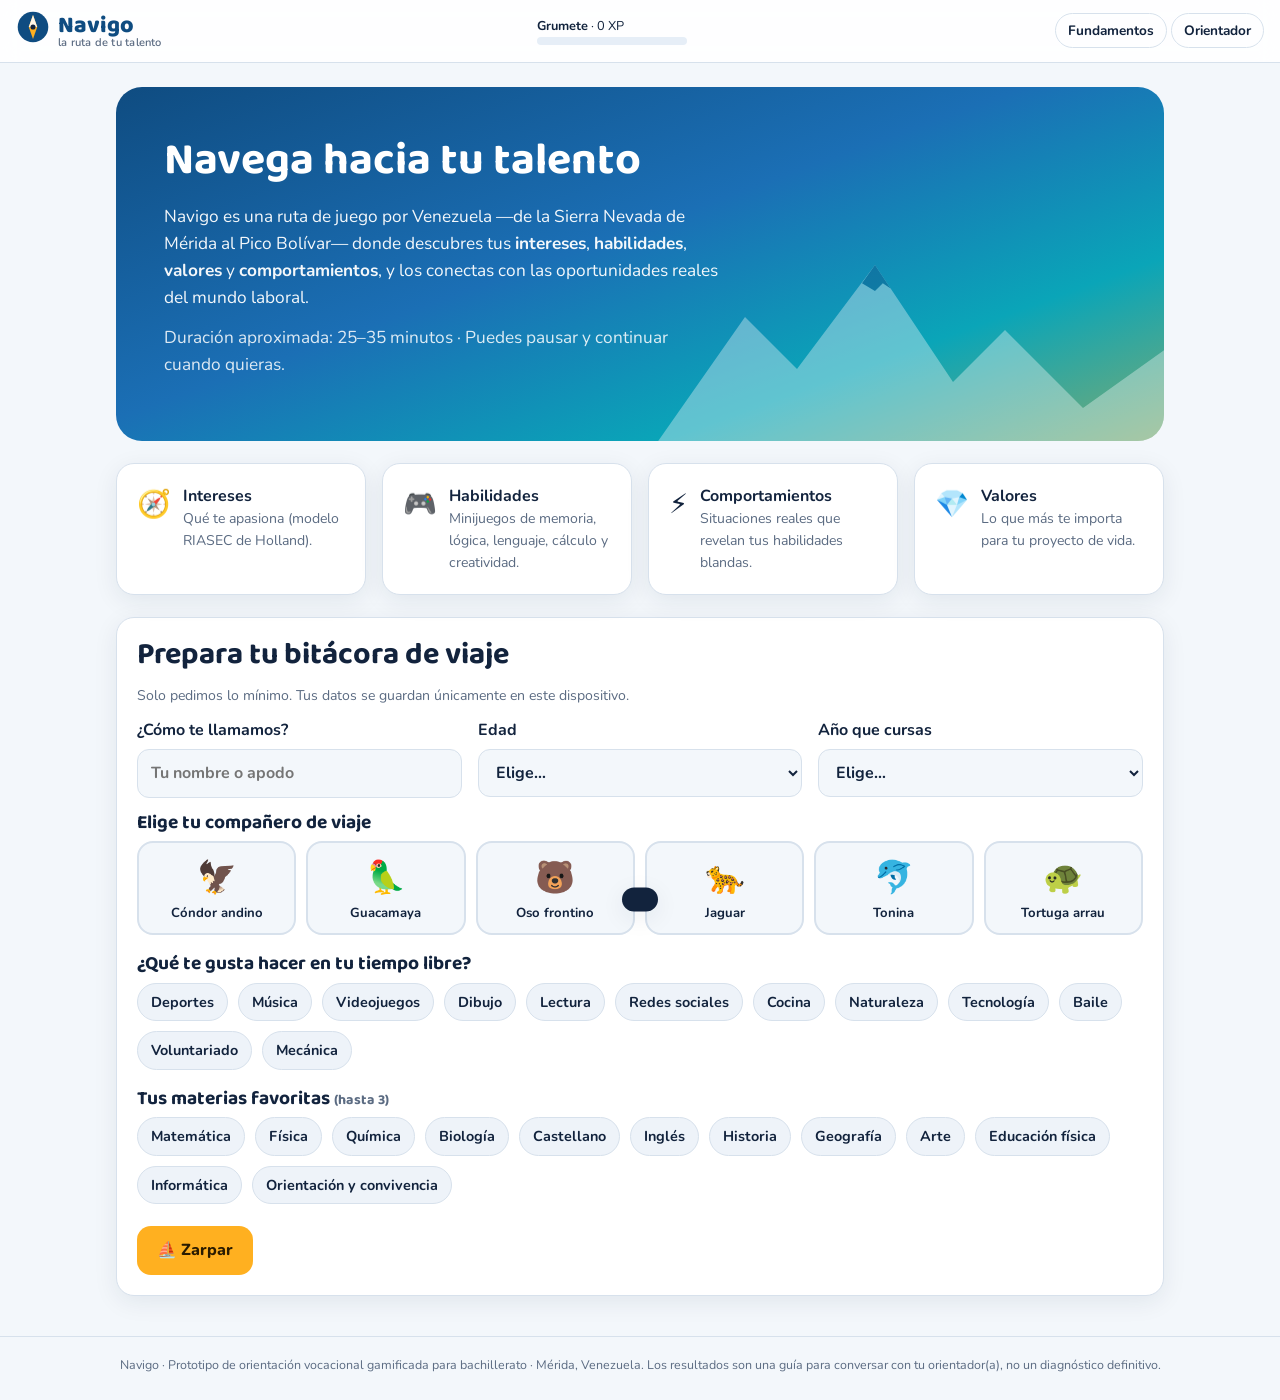
<file: index.html>
<!doctype html>
<html lang="es">
<head>
  <meta charset="utf-8">
  <meta name="viewport" content="width=device-width, initial-scale=1">
  <title>Navigo – Ruta vocacional</title>
  <meta name="description" content="Navigo: experiencia gamificada de orientación vocacional para estudiantes de bachillerato en Venezuela. Descubre tus intereses, habilidades, valores y competencias.">
  <link rel="preconnect" href="https://fonts.googleapis.com">
  <link rel="preconnect" href="https://fonts.gstatic.com" crossorigin>
  <link href="https://fonts.googleapis.com/css2?family=Baloo+2:wght@500;700;800&family=Nunito:wght@400;600;700;800&display=swap" rel="stylesheet">
  <link rel="stylesheet" href="css/styles.css">
</head>
<body>
  <header class="topbar" id="topbar">
    <button class="brand" data-go="mapa" aria-label="Ir al mapa">
      <span class="brand-mark" aria-hidden="true">
        <svg viewBox="0 0 40 40" width="34" height="34"><circle cx="20" cy="20" r="18" fill="var(--sea)"/><path d="M20 6 L25 20 L20 34 L15 20 Z" fill="var(--sun)"/><path d="M20 6 L25 20 L15 20 Z" fill="#fff" opacity=".9"/><circle cx="20" cy="20" r="3" fill="var(--ink)"/></svg>
      </span>
      <span class="brand-text">Navigo<small>la ruta de tu talento</small></span>
    </button>
    <div class="hud" id="hud" hidden>
      <span class="hud-avatar" id="hudAvatar"></span>
      <div class="hud-xp">
        <div class="hud-rank"><b id="hudRank">Grumete</b> · <span id="hudXp">0</span> XP</div>
        <div class="xpbar"><span id="hudBar"></span></div>
      </div>
    </div>
    <nav class="topnav">
      <button data-go="fundamentos">Fundamentos</button>
      <button data-go="orientador">Orientador</button>
    </nav>
  </header>

  <main id="app" tabindex="-1"></main>

  <div class="toast" id="toast" role="status" aria-live="polite"></div>

  <footer class="foot">
    Navigo · Prototipo de orientación vocacional gamificada para bachillerato · Mérida, Venezuela.
    Los resultados son una guía para conversar con tu orientador(a), no un diagnóstico definitivo.
  </footer>

  <script src="js/data.js"></script>
  <script src="js/carreras_ve.js"></script>
  <script src="js/app.js"></script>
</body>
</html>
</file>
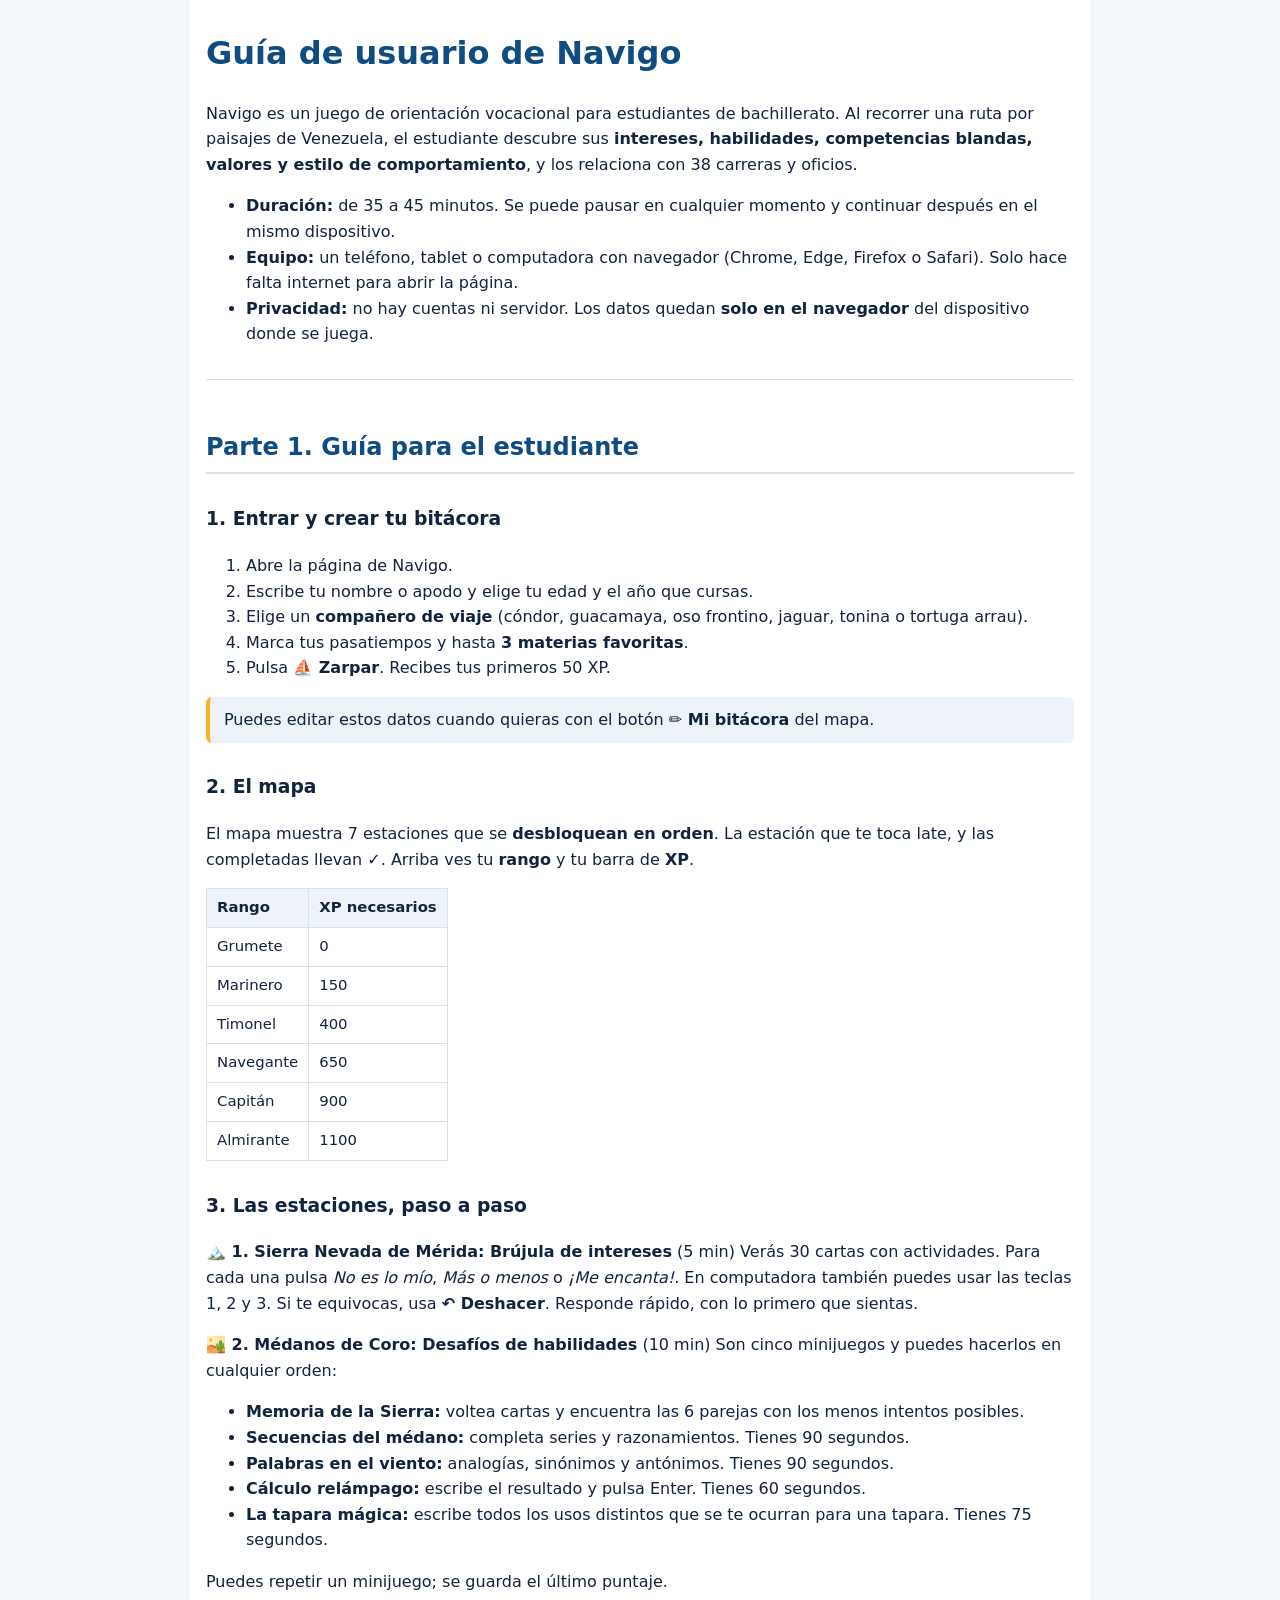
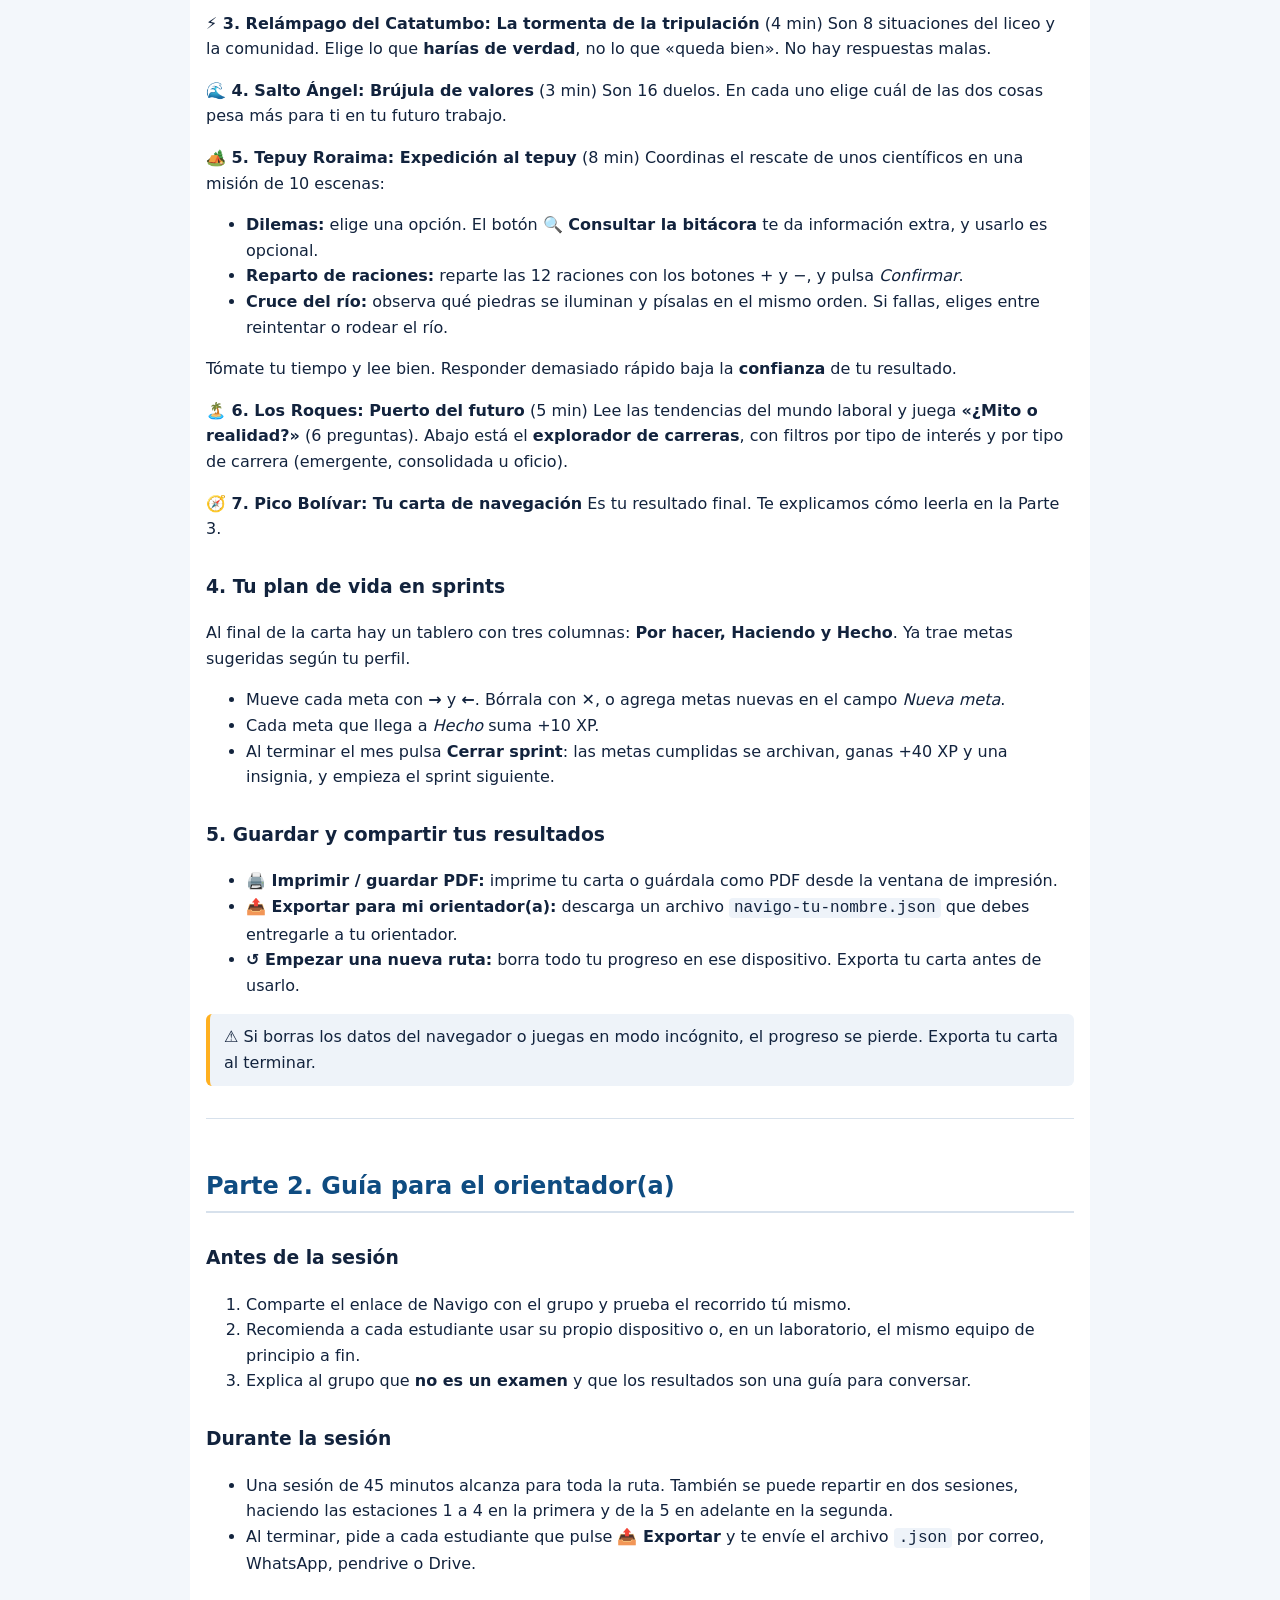
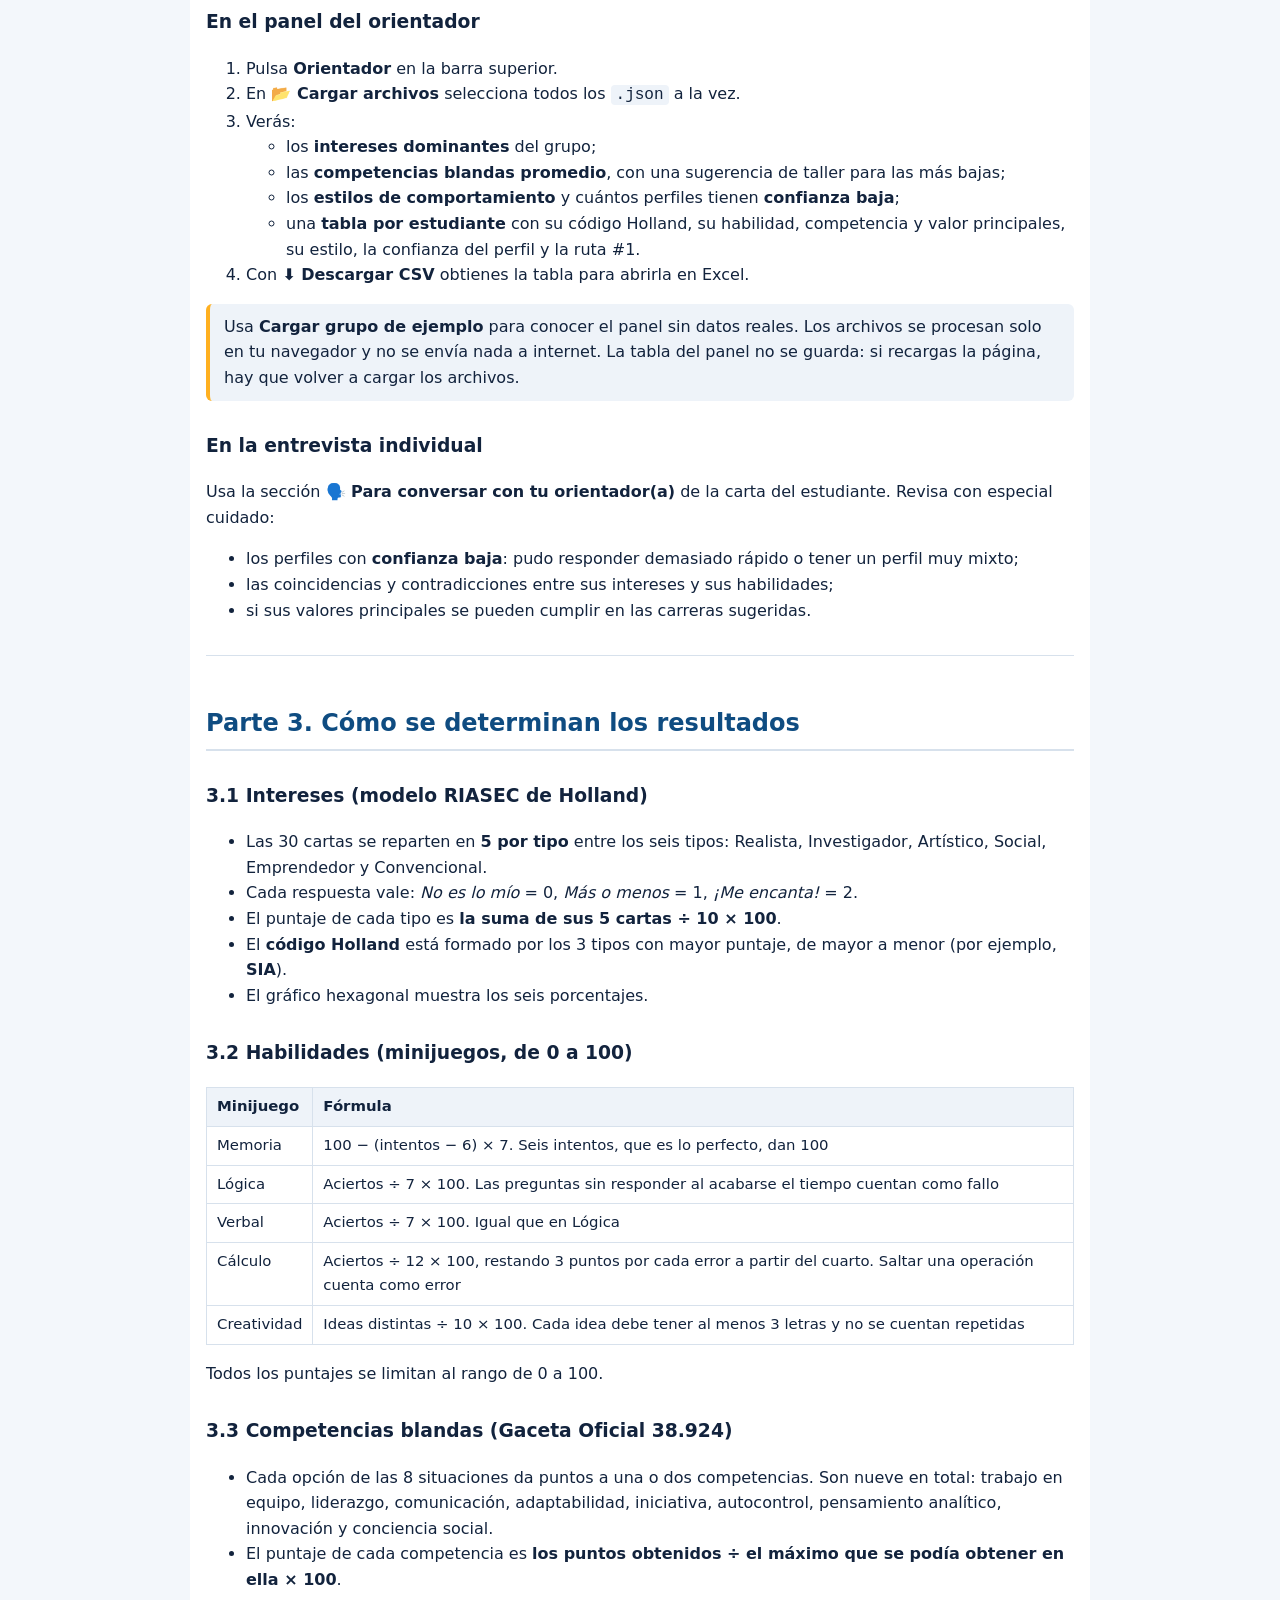
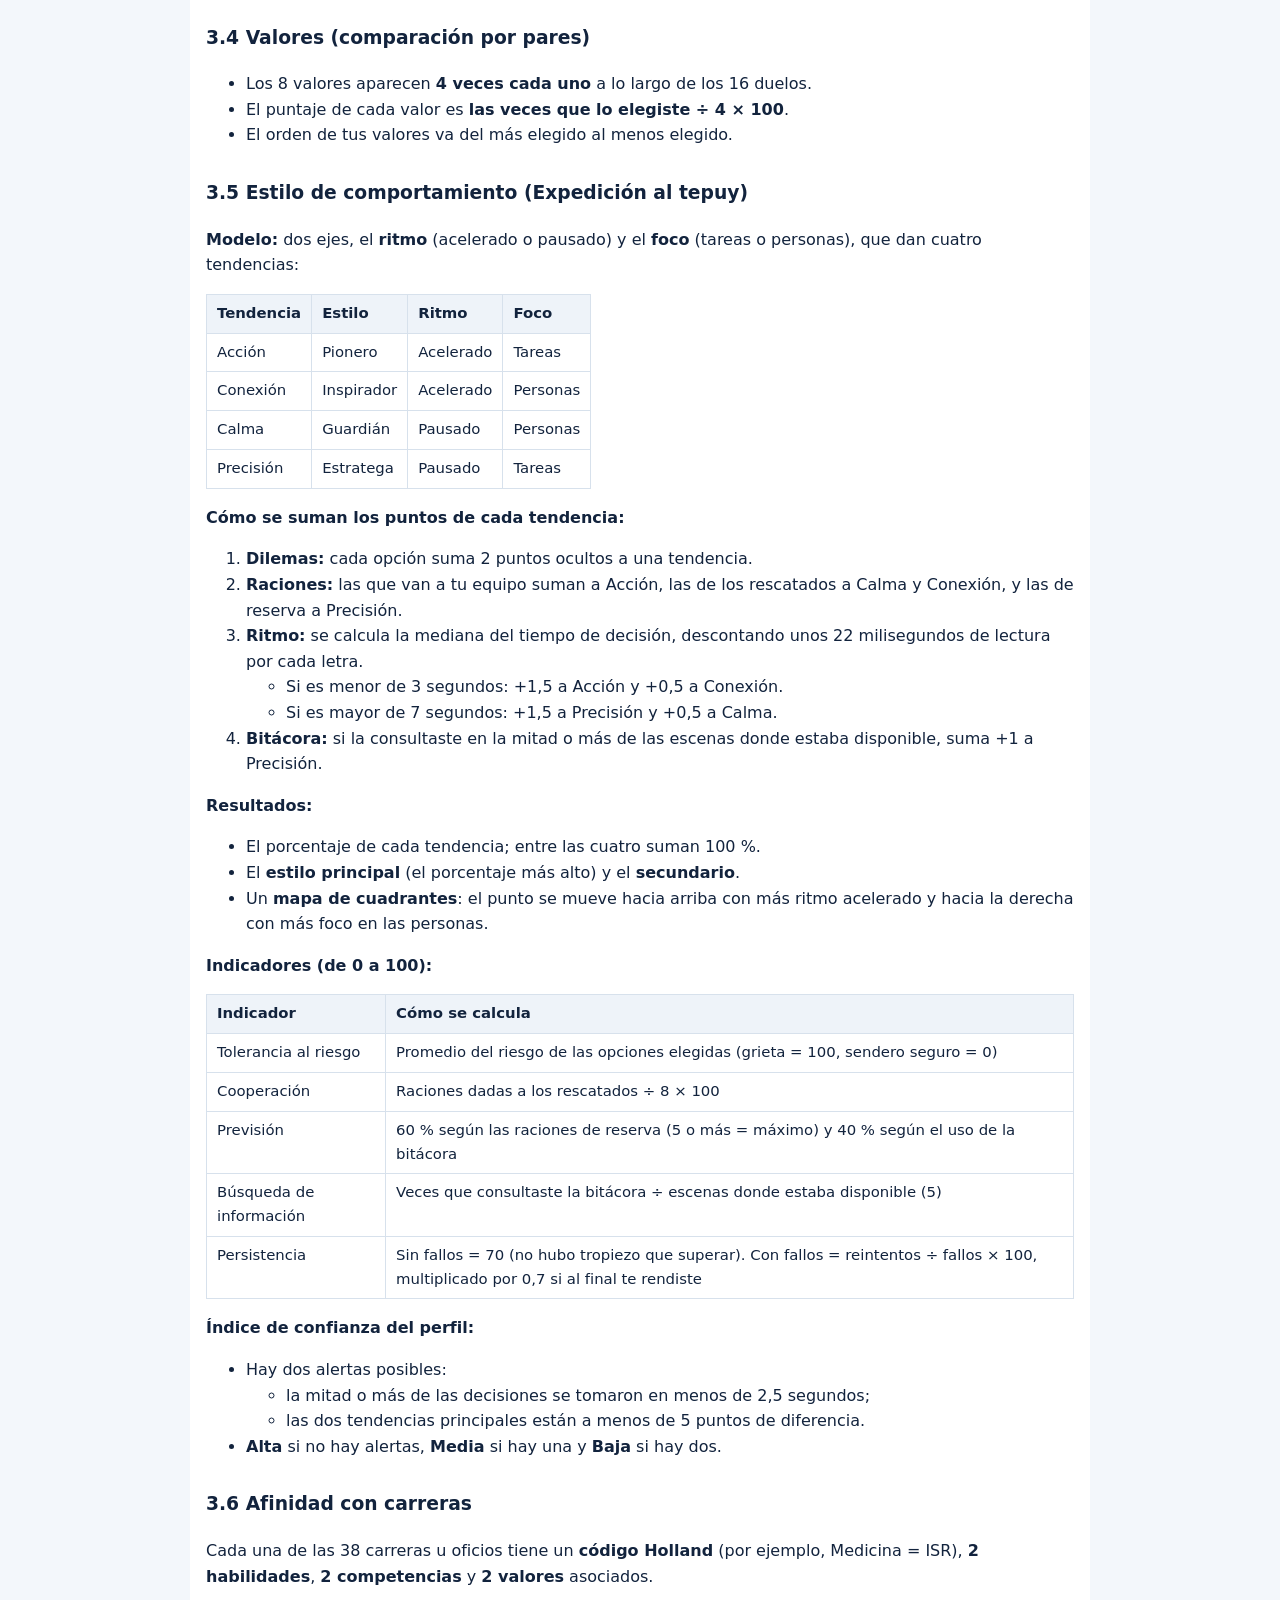
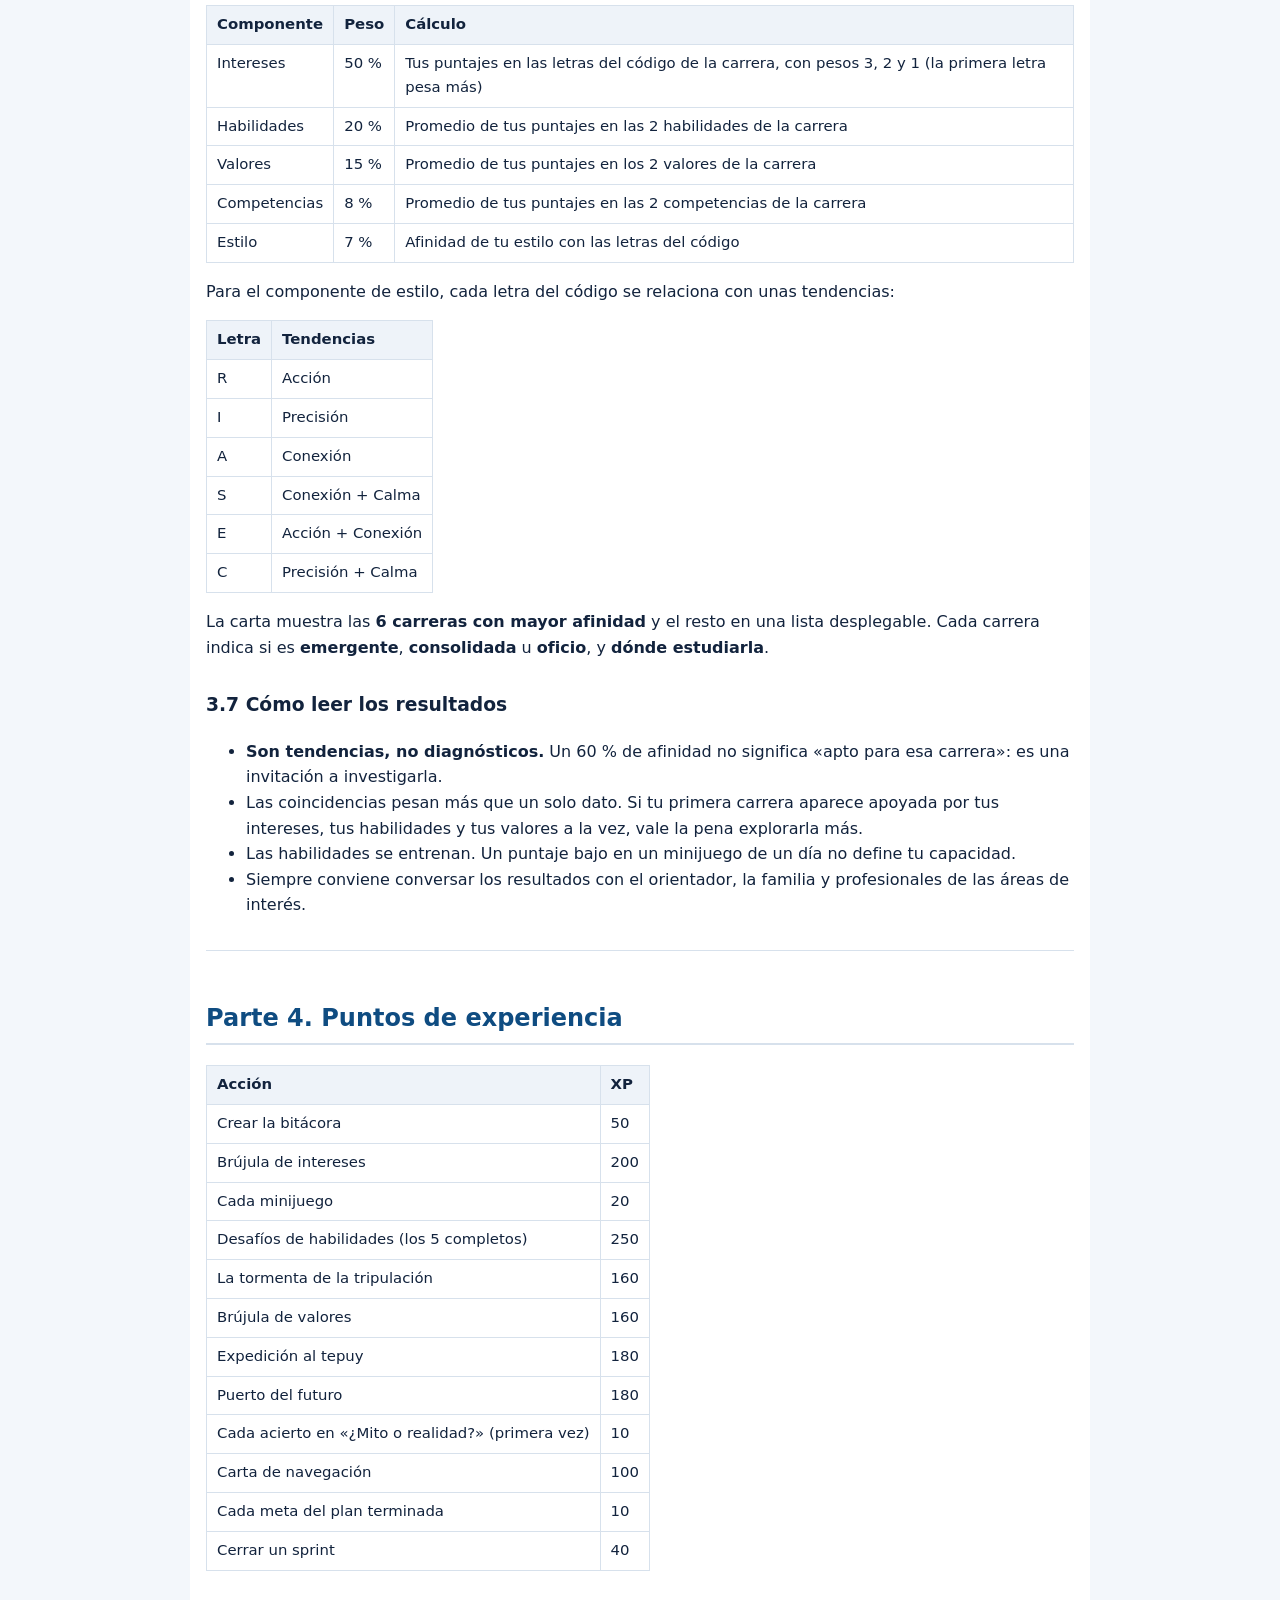
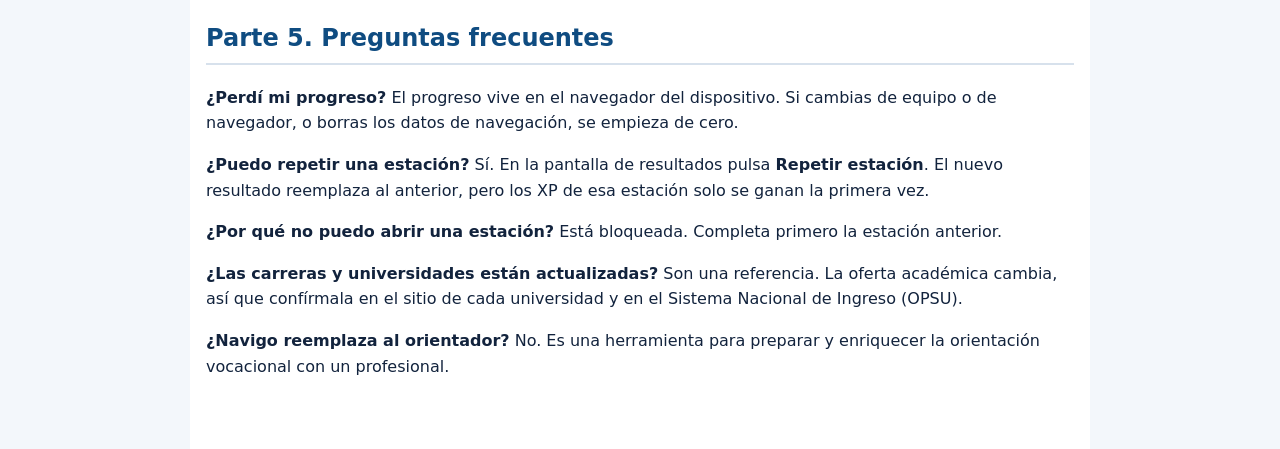
<file: GUIA_DE_USUARIO.html>
<!doctype html><html lang="es"><head><meta charset="utf-8"><meta name="viewport" content="width=device-width, initial-scale=1"><title>Guía de usuario Navigo</title>
<style>
:root{--bg:#f3f7fb;--card:#fff;--ink:#12233d;--muted:#5b6b82;--line:#d7e1ec;--sea:#0f4c81;--chip:#eef3f9}
@media (prefers-color-scheme:dark){:root{--bg:#0c1626;--card:#14243b;--ink:#eaf1fb;--muted:#9db0c9;--line:#24395a;--sea:#5aa9ff;--chip:#1b2f4b}}
body{margin:0;background:var(--bg);color:var(--ink);font:16px/1.6 system-ui,"Segoe UI",sans-serif}
main{max-width:900px;margin:0 auto;padding:28px 16px 60px;background:var(--card);min-height:100vh;box-sizing:border-box}
h1{color:var(--sea);font-size:2rem;margin-top:0}h2{color:var(--sea);border-bottom:2px solid var(--line);padding-bottom:6px;margin-top:2em}h3{margin-top:1.6em}
table{border-collapse:collapse;width:100%;margin:12px 0;font-size:.93rem;display:block;overflow-x:auto}th,td{border:1px solid var(--line);padding:7px 10px;text-align:left;vertical-align:top}th{background:var(--chip)}
blockquote{margin:12px 0;padding:10px 14px;border-left:4px solid #ffb020;background:var(--chip);border-radius:6px}blockquote p{margin:0}
code{background:var(--chip);padding:1px 5px;border-radius:4px}a{color:var(--sea)}hr{border:0;border-top:1px solid var(--line);margin:2em 0}
@media print{body{background:#fff;color:#000}main{padding:0;max-width:none}h2{break-after:avoid}table,blockquote{break-inside:avoid}}
</style></head><body><main><h1>Guía de usuario de Navigo</h1>
<p>Navigo es un juego de orientación vocacional para estudiantes de bachillerato. Al recorrer una ruta por paisajes de Venezuela, el estudiante descubre sus <strong>intereses, habilidades, competencias blandas, valores y estilo de comportamiento</strong>, y los relaciona con 38 carreras y oficios.</p>
<ul>
<li><strong>Duración:</strong> de 35 a 45 minutos. Se puede pausar en cualquier momento y continuar después en el mismo dispositivo.</li>
<li><strong>Equipo:</strong> un teléfono, tablet o computadora con navegador (Chrome, Edge, Firefox o Safari). Solo hace falta internet para abrir la página.</li>
<li><strong>Privacidad:</strong> no hay cuentas ni servidor. Los datos quedan <strong>solo en el navegador</strong> del dispositivo donde se juega.</li>
</ul>
<hr>
<h2>Parte 1. Guía para el estudiante</h2>
<h3>1. Entrar y crear tu bitácora</h3>
<ol>
<li>Abre la página de Navigo.</li>
<li>Escribe tu nombre o apodo y elige tu edad y el año que cursas.</li>
<li>Elige un <strong>compañero de viaje</strong> (cóndor, guacamaya, oso frontino, jaguar, tonina o tortuga arrau).</li>
<li>Marca tus pasatiempos y hasta <strong>3 materias favoritas</strong>.</li>
<li>Pulsa <strong>⛵ Zarpar</strong>. Recibes tus primeros 50 XP.</li>
</ol>
<blockquote>
<p>Puedes editar estos datos cuando quieras con el botón <strong>✏️ Mi bitácora</strong> del mapa.</p>
</blockquote>
<h3>2. El mapa</h3>
<p>El mapa muestra 7 estaciones que se <strong>desbloquean en orden</strong>. La estación que te toca late, y las completadas llevan ✓. Arriba ves tu <strong>rango</strong> y tu barra de <strong>XP</strong>.</p>
<table>
<thead>
<tr>
<th>Rango</th>
<th>XP necesarios</th>
</tr>
</thead>
<tbody><tr>
<td>Grumete</td>
<td>0</td>
</tr>
<tr>
<td>Marinero</td>
<td>150</td>
</tr>
<tr>
<td>Timonel</td>
<td>400</td>
</tr>
<tr>
<td>Navegante</td>
<td>650</td>
</tr>
<tr>
<td>Capitán</td>
<td>900</td>
</tr>
<tr>
<td>Almirante</td>
<td>1100</td>
</tr>
</tbody></table>
<h3>3. Las estaciones, paso a paso</h3>
<p><strong>🏔️ 1. Sierra Nevada de Mérida: Brújula de intereses</strong> (5 min)
Verás 30 cartas con actividades. Para cada una pulsa <em>No es lo mío</em>, <em>Más o menos</em> o <em>¡Me encanta!</em>. En computadora también puedes usar las teclas 1, 2 y 3. Si te equivocas, usa <strong>↶ Deshacer</strong>. Responde rápido, con lo primero que sientas.</p>
<p><strong>🏜️ 2. Médanos de Coro: Desafíos de habilidades</strong> (10 min)
Son cinco minijuegos y puedes hacerlos en cualquier orden:</p>
<ul>
<li><strong>Memoria de la Sierra:</strong> voltea cartas y encuentra las 6 parejas con los menos intentos posibles.</li>
<li><strong>Secuencias del médano:</strong> completa series y razonamientos. Tienes 90 segundos.</li>
<li><strong>Palabras en el viento:</strong> analogías, sinónimos y antónimos. Tienes 90 segundos.</li>
<li><strong>Cálculo relámpago:</strong> escribe el resultado y pulsa Enter. Tienes 60 segundos.</li>
<li><strong>La tapara mágica:</strong> escribe todos los usos distintos que se te ocurran para una tapara. Tienes 75 segundos.</li>
</ul>
<p>Puedes repetir un minijuego; se guarda el último puntaje.</p>
<p><strong>⚡ 3. Relámpago del Catatumbo: La tormenta de la tripulación</strong> (4 min)
Son 8 situaciones del liceo y la comunidad. Elige lo que <strong>harías de verdad</strong>, no lo que «queda bien». No hay respuestas malas.</p>
<p><strong>🌊 4. Salto Ángel: Brújula de valores</strong> (3 min)
Son 16 duelos. En cada uno elige cuál de las dos cosas pesa más para ti en tu futuro trabajo.</p>
<p><strong>🏕️ 5. Tepuy Roraima: Expedición al tepuy</strong> (8 min)
Coordinas el rescate de unos científicos en una misión de 10 escenas:</p>
<ul>
<li><strong>Dilemas:</strong> elige una opción. El botón <strong>🔍 Consultar la bitácora</strong> te da información extra, y usarlo es opcional.</li>
<li><strong>Reparto de raciones:</strong> reparte las 12 raciones con los botones + y −, y pulsa <em>Confirmar</em>.</li>
<li><strong>Cruce del río:</strong> observa qué piedras se iluminan y písalas en el mismo orden. Si fallas, eliges entre reintentar o rodear el río.</li>
</ul>
<p>Tómate tu tiempo y lee bien. Responder demasiado rápido baja la <strong>confianza</strong> de tu resultado.</p>
<p><strong>🏝️ 6. Los Roques: Puerto del futuro</strong> (5 min)
Lee las tendencias del mundo laboral y juega <strong>«¿Mito o realidad?»</strong> (6 preguntas). Abajo está el <strong>explorador de carreras</strong>, con filtros por tipo de interés y por tipo de carrera (emergente, consolidada u oficio).</p>
<p><strong>🧭 7. Pico Bolívar: Tu carta de navegación</strong>
Es tu resultado final. Te explicamos cómo leerla en la Parte 3.</p>
<h3>4. Tu plan de vida en sprints</h3>
<p>Al final de la carta hay un tablero con tres columnas: <strong>Por hacer, Haciendo y Hecho</strong>. Ya trae metas sugeridas según tu perfil.</p>
<ul>
<li>Mueve cada meta con <strong>→</strong> y <strong>←</strong>. Bórrala con <strong>✕</strong>, o agrega metas nuevas en el campo <em>Nueva meta</em>.</li>
<li>Cada meta que llega a <em>Hecho</em> suma +10 XP.</li>
<li>Al terminar el mes pulsa <strong>Cerrar sprint</strong>: las metas cumplidas se archivan, ganas +40 XP y una insignia, y empieza el sprint siguiente.</li>
</ul>
<h3>5. Guardar y compartir tus resultados</h3>
<ul>
<li><strong>🖨️ Imprimir / guardar PDF:</strong> imprime tu carta o guárdala como PDF desde la ventana de impresión.</li>
<li><strong>📤 Exportar para mi orientador(a):</strong> descarga un archivo <code>navigo-tu-nombre.json</code> que debes entregarle a tu orientador.</li>
<li><strong>↺ Empezar una nueva ruta:</strong> borra todo tu progreso en ese dispositivo. Exporta tu carta antes de usarlo.</li>
</ul>
<blockquote>
<p>⚠️ Si borras los datos del navegador o juegas en modo incógnito, el progreso se pierde. Exporta tu carta al terminar.</p>
</blockquote>
<hr>
<h2>Parte 2. Guía para el orientador(a)</h2>
<h3>Antes de la sesión</h3>
<ol>
<li>Comparte el enlace de Navigo con el grupo y prueba el recorrido tú mismo.</li>
<li>Recomienda a cada estudiante usar su propio dispositivo o, en un laboratorio, el mismo equipo de principio a fin.</li>
<li>Explica al grupo que <strong>no es un examen</strong> y que los resultados son una guía para conversar.</li>
</ol>
<h3>Durante la sesión</h3>
<ul>
<li>Una sesión de 45 minutos alcanza para toda la ruta. También se puede repartir en dos sesiones, haciendo las estaciones 1 a 4 en la primera y de la 5 en adelante en la segunda.</li>
<li>Al terminar, pide a cada estudiante que pulse <strong>📤 Exportar</strong> y te envíe el archivo <code>.json</code> por correo, WhatsApp, pendrive o Drive.</li>
</ul>
<h3>En el panel del orientador</h3>
<ol>
<li>Pulsa <strong>Orientador</strong> en la barra superior.</li>
<li>En <strong>📂 Cargar archivos</strong> selecciona todos los <code>.json</code> a la vez.</li>
<li>Verás:<ul>
<li>los <strong>intereses dominantes</strong> del grupo;</li>
<li>las <strong>competencias blandas promedio</strong>, con una sugerencia de taller para las más bajas;</li>
<li>los <strong>estilos de comportamiento</strong> y cuántos perfiles tienen <strong>confianza baja</strong>;</li>
<li>una <strong>tabla por estudiante</strong> con su código Holland, su habilidad, competencia y valor principales, su estilo, la confianza del perfil y la ruta #1.</li>
</ul>
</li>
<li>Con <strong>⬇️ Descargar CSV</strong> obtienes la tabla para abrirla en Excel.</li>
</ol>
<blockquote>
<p>Usa <strong>Cargar grupo de ejemplo</strong> para conocer el panel sin datos reales. Los archivos se procesan solo en tu navegador y no se envía nada a internet. La tabla del panel no se guarda: si recargas la página, hay que volver a cargar los archivos.</p>
</blockquote>
<h3>En la entrevista individual</h3>
<p>Usa la sección <strong>🗣️ Para conversar con tu orientador(a)</strong> de la carta del estudiante. Revisa con especial cuidado:</p>
<ul>
<li>los perfiles con <strong>confianza baja</strong>: pudo responder demasiado rápido o tener un perfil muy mixto;</li>
<li>las coincidencias y contradicciones entre sus intereses y sus habilidades;</li>
<li>si sus valores principales se pueden cumplir en las carreras sugeridas.</li>
</ul>
<hr>
<h2>Parte 3. Cómo se determinan los resultados</h2>
<h3>3.1 Intereses (modelo RIASEC de Holland)</h3>
<ul>
<li>Las 30 cartas se reparten en <strong>5 por tipo</strong> entre los seis tipos: Realista, Investigador, Artístico, Social, Emprendedor y Convencional.</li>
<li>Cada respuesta vale: <em>No es lo mío</em> = 0, <em>Más o menos</em> = 1, <em>¡Me encanta!</em> = 2.</li>
<li>El puntaje de cada tipo es <strong>la suma de sus 5 cartas ÷ 10 × 100</strong>.</li>
<li>El <strong>código Holland</strong> está formado por los 3 tipos con mayor puntaje, de mayor a menor (por ejemplo, <strong>SIA</strong>).</li>
<li>El gráfico hexagonal muestra los seis porcentajes.</li>
</ul>
<h3>3.2 Habilidades (minijuegos, de 0 a 100)</h3>
<table>
<thead>
<tr>
<th>Minijuego</th>
<th>Fórmula</th>
</tr>
</thead>
<tbody><tr>
<td>Memoria</td>
<td>100 − (intentos − 6) × 7. Seis intentos, que es lo perfecto, dan 100</td>
</tr>
<tr>
<td>Lógica</td>
<td>Aciertos ÷ 7 × 100. Las preguntas sin responder al acabarse el tiempo cuentan como fallo</td>
</tr>
<tr>
<td>Verbal</td>
<td>Aciertos ÷ 7 × 100. Igual que en Lógica</td>
</tr>
<tr>
<td>Cálculo</td>
<td>Aciertos ÷ 12 × 100, restando 3 puntos por cada error a partir del cuarto. Saltar una operación cuenta como error</td>
</tr>
<tr>
<td>Creatividad</td>
<td>Ideas distintas ÷ 10 × 100. Cada idea debe tener al menos 3 letras y no se cuentan repetidas</td>
</tr>
</tbody></table>
<p>Todos los puntajes se limitan al rango de 0 a 100.</p>
<h3>3.3 Competencias blandas (Gaceta Oficial 38.924)</h3>
<ul>
<li>Cada opción de las 8 situaciones da puntos a una o dos competencias. Son nueve en total: trabajo en equipo, liderazgo, comunicación, adaptabilidad, iniciativa, autocontrol, pensamiento analítico, innovación y conciencia social.</li>
<li>El puntaje de cada competencia es <strong>los puntos obtenidos ÷ el máximo que se podía obtener en ella × 100</strong>.</li>
</ul>
<h3>3.4 Valores (comparación por pares)</h3>
<ul>
<li>Los 8 valores aparecen <strong>4 veces cada uno</strong> a lo largo de los 16 duelos.</li>
<li>El puntaje de cada valor es <strong>las veces que lo elegiste ÷ 4 × 100</strong>.</li>
<li>El orden de tus valores va del más elegido al menos elegido.</li>
</ul>
<h3>3.5 Estilo de comportamiento (Expedición al tepuy)</h3>
<p><strong>Modelo:</strong> dos ejes, el <strong>ritmo</strong> (acelerado o pausado) y el <strong>foco</strong> (tareas o personas), que dan cuatro tendencias:</p>
<table>
<thead>
<tr>
<th>Tendencia</th>
<th>Estilo</th>
<th>Ritmo</th>
<th>Foco</th>
</tr>
</thead>
<tbody><tr>
<td>Acción</td>
<td>Pionero</td>
<td>Acelerado</td>
<td>Tareas</td>
</tr>
<tr>
<td>Conexión</td>
<td>Inspirador</td>
<td>Acelerado</td>
<td>Personas</td>
</tr>
<tr>
<td>Calma</td>
<td>Guardián</td>
<td>Pausado</td>
<td>Personas</td>
</tr>
<tr>
<td>Precisión</td>
<td>Estratega</td>
<td>Pausado</td>
<td>Tareas</td>
</tr>
</tbody></table>
<p><strong>Cómo se suman los puntos de cada tendencia:</strong></p>
<ol>
<li><strong>Dilemas:</strong> cada opción suma 2 puntos ocultos a una tendencia.</li>
<li><strong>Raciones:</strong> las que van a tu equipo suman a Acción, las de los rescatados a Calma y Conexión, y las de reserva a Precisión.</li>
<li><strong>Ritmo:</strong> se calcula la mediana del tiempo de decisión, descontando unos 22 milisegundos de lectura por cada letra.<ul>
<li>Si es menor de 3 segundos: +1,5 a Acción y +0,5 a Conexión.</li>
<li>Si es mayor de 7 segundos: +1,5 a Precisión y +0,5 a Calma.</li>
</ul>
</li>
<li><strong>Bitácora:</strong> si la consultaste en la mitad o más de las escenas donde estaba disponible, suma +1 a Precisión.</li>
</ol>
<p><strong>Resultados:</strong></p>
<ul>
<li>El porcentaje de cada tendencia; entre las cuatro suman 100 %.</li>
<li>El <strong>estilo principal</strong> (el porcentaje más alto) y el <strong>secundario</strong>.</li>
<li>Un <strong>mapa de cuadrantes</strong>: el punto se mueve hacia arriba con más ritmo acelerado y hacia la derecha con más foco en las personas.</li>
</ul>
<p><strong>Indicadores (de 0 a 100):</strong></p>
<table>
<thead>
<tr>
<th>Indicador</th>
<th>Cómo se calcula</th>
</tr>
</thead>
<tbody><tr>
<td>Tolerancia al riesgo</td>
<td>Promedio del riesgo de las opciones elegidas (grieta = 100, sendero seguro = 0)</td>
</tr>
<tr>
<td>Cooperación</td>
<td>Raciones dadas a los rescatados ÷ 8 × 100</td>
</tr>
<tr>
<td>Previsión</td>
<td>60 % según las raciones de reserva (5 o más = máximo) y 40 % según el uso de la bitácora</td>
</tr>
<tr>
<td>Búsqueda de información</td>
<td>Veces que consultaste la bitácora ÷ escenas donde estaba disponible (5)</td>
</tr>
<tr>
<td>Persistencia</td>
<td>Sin fallos = 70 (no hubo tropiezo que superar). Con fallos = reintentos ÷ fallos × 100, multiplicado por 0,7 si al final te rendiste</td>
</tr>
</tbody></table>
<p><strong>Índice de confianza del perfil:</strong></p>
<ul>
<li>Hay dos alertas posibles:<ul>
<li>la mitad o más de las decisiones se tomaron en menos de 2,5 segundos;</li>
<li>las dos tendencias principales están a menos de 5 puntos de diferencia.</li>
</ul>
</li>
<li><strong>Alta</strong> si no hay alertas, <strong>Media</strong> si hay una y <strong>Baja</strong> si hay dos.</li>
</ul>
<h3>3.6 Afinidad con carreras</h3>
<p>Cada una de las 38 carreras u oficios tiene un <strong>código Holland</strong> (por ejemplo, Medicina = ISR), <strong>2 habilidades</strong>, <strong>2 competencias</strong> y <strong>2 valores</strong> asociados.</p>
<table>
<thead>
<tr>
<th>Componente</th>
<th>Peso</th>
<th>Cálculo</th>
</tr>
</thead>
<tbody><tr>
<td>Intereses</td>
<td>50 %</td>
<td>Tus puntajes en las letras del código de la carrera, con pesos 3, 2 y 1 (la primera letra pesa más)</td>
</tr>
<tr>
<td>Habilidades</td>
<td>20 %</td>
<td>Promedio de tus puntajes en las 2 habilidades de la carrera</td>
</tr>
<tr>
<td>Valores</td>
<td>15 %</td>
<td>Promedio de tus puntajes en los 2 valores de la carrera</td>
</tr>
<tr>
<td>Competencias</td>
<td>8 %</td>
<td>Promedio de tus puntajes en las 2 competencias de la carrera</td>
</tr>
<tr>
<td>Estilo</td>
<td>7 %</td>
<td>Afinidad de tu estilo con las letras del código</td>
</tr>
</tbody></table>
<p>Para el componente de estilo, cada letra del código se relaciona con unas tendencias:</p>
<table>
<thead>
<tr>
<th>Letra</th>
<th>Tendencias</th>
</tr>
</thead>
<tbody><tr>
<td>R</td>
<td>Acción</td>
</tr>
<tr>
<td>I</td>
<td>Precisión</td>
</tr>
<tr>
<td>A</td>
<td>Conexión</td>
</tr>
<tr>
<td>S</td>
<td>Conexión + Calma</td>
</tr>
<tr>
<td>E</td>
<td>Acción + Conexión</td>
</tr>
<tr>
<td>C</td>
<td>Precisión + Calma</td>
</tr>
</tbody></table>
<p>La carta muestra las <strong>6 carreras con mayor afinidad</strong> y el resto en una lista desplegable. Cada carrera indica si es <strong>emergente</strong>, <strong>consolidada</strong> u <strong>oficio</strong>, y <strong>dónde estudiarla</strong>.</p>
<h3>3.7 Cómo leer los resultados</h3>
<ul>
<li><strong>Son tendencias, no diagnósticos.</strong> Un 60 % de afinidad no significa «apto para esa carrera»: es una invitación a investigarla.</li>
<li>Las coincidencias pesan más que un solo dato. Si tu primera carrera aparece apoyada por tus intereses, tus habilidades y tus valores a la vez, vale la pena explorarla más.</li>
<li>Las habilidades se entrenan. Un puntaje bajo en un minijuego de un día no define tu capacidad.</li>
<li>Siempre conviene conversar los resultados con el orientador, la familia y profesionales de las áreas de interés.</li>
</ul>
<hr>
<h2>Parte 4. Puntos de experiencia</h2>
<table>
<thead>
<tr>
<th>Acción</th>
<th>XP</th>
</tr>
</thead>
<tbody><tr>
<td>Crear la bitácora</td>
<td>50</td>
</tr>
<tr>
<td>Brújula de intereses</td>
<td>200</td>
</tr>
<tr>
<td>Cada minijuego</td>
<td>20</td>
</tr>
<tr>
<td>Desafíos de habilidades (los 5 completos)</td>
<td>250</td>
</tr>
<tr>
<td>La tormenta de la tripulación</td>
<td>160</td>
</tr>
<tr>
<td>Brújula de valores</td>
<td>160</td>
</tr>
<tr>
<td>Expedición al tepuy</td>
<td>180</td>
</tr>
<tr>
<td>Puerto del futuro</td>
<td>180</td>
</tr>
<tr>
<td>Cada acierto en «¿Mito o realidad?» (primera vez)</td>
<td>10</td>
</tr>
<tr>
<td>Carta de navegación</td>
<td>100</td>
</tr>
<tr>
<td>Cada meta del plan terminada</td>
<td>10</td>
</tr>
<tr>
<td>Cerrar un sprint</td>
<td>40</td>
</tr>
</tbody></table>
<h2>Parte 5. Preguntas frecuentes</h2>
<p><strong>¿Perdí mi progreso?</strong> El progreso vive en el navegador del dispositivo. Si cambias de equipo o de navegador, o borras los datos de navegación, se empieza de cero.</p>
<p><strong>¿Puedo repetir una estación?</strong> Sí. En la pantalla de resultados pulsa <strong>Repetir estación</strong>. El nuevo resultado reemplaza al anterior, pero los XP de esa estación solo se ganan la primera vez.</p>
<p><strong>¿Por qué no puedo abrir una estación?</strong> Está bloqueada. Completa primero la estación anterior.</p>
<p><strong>¿Las carreras y universidades están actualizadas?</strong> Son una referencia. La oferta académica cambia, así que confírmala en el sitio de cada universidad y en el Sistema Nacional de Ingreso (OPSU).</p>
<p><strong>¿Navigo reemplaza al orientador?</strong> No. Es una herramienta para preparar y enriquecer la orientación vocacional con un profesional.</p>
</main></body></html>
</file>
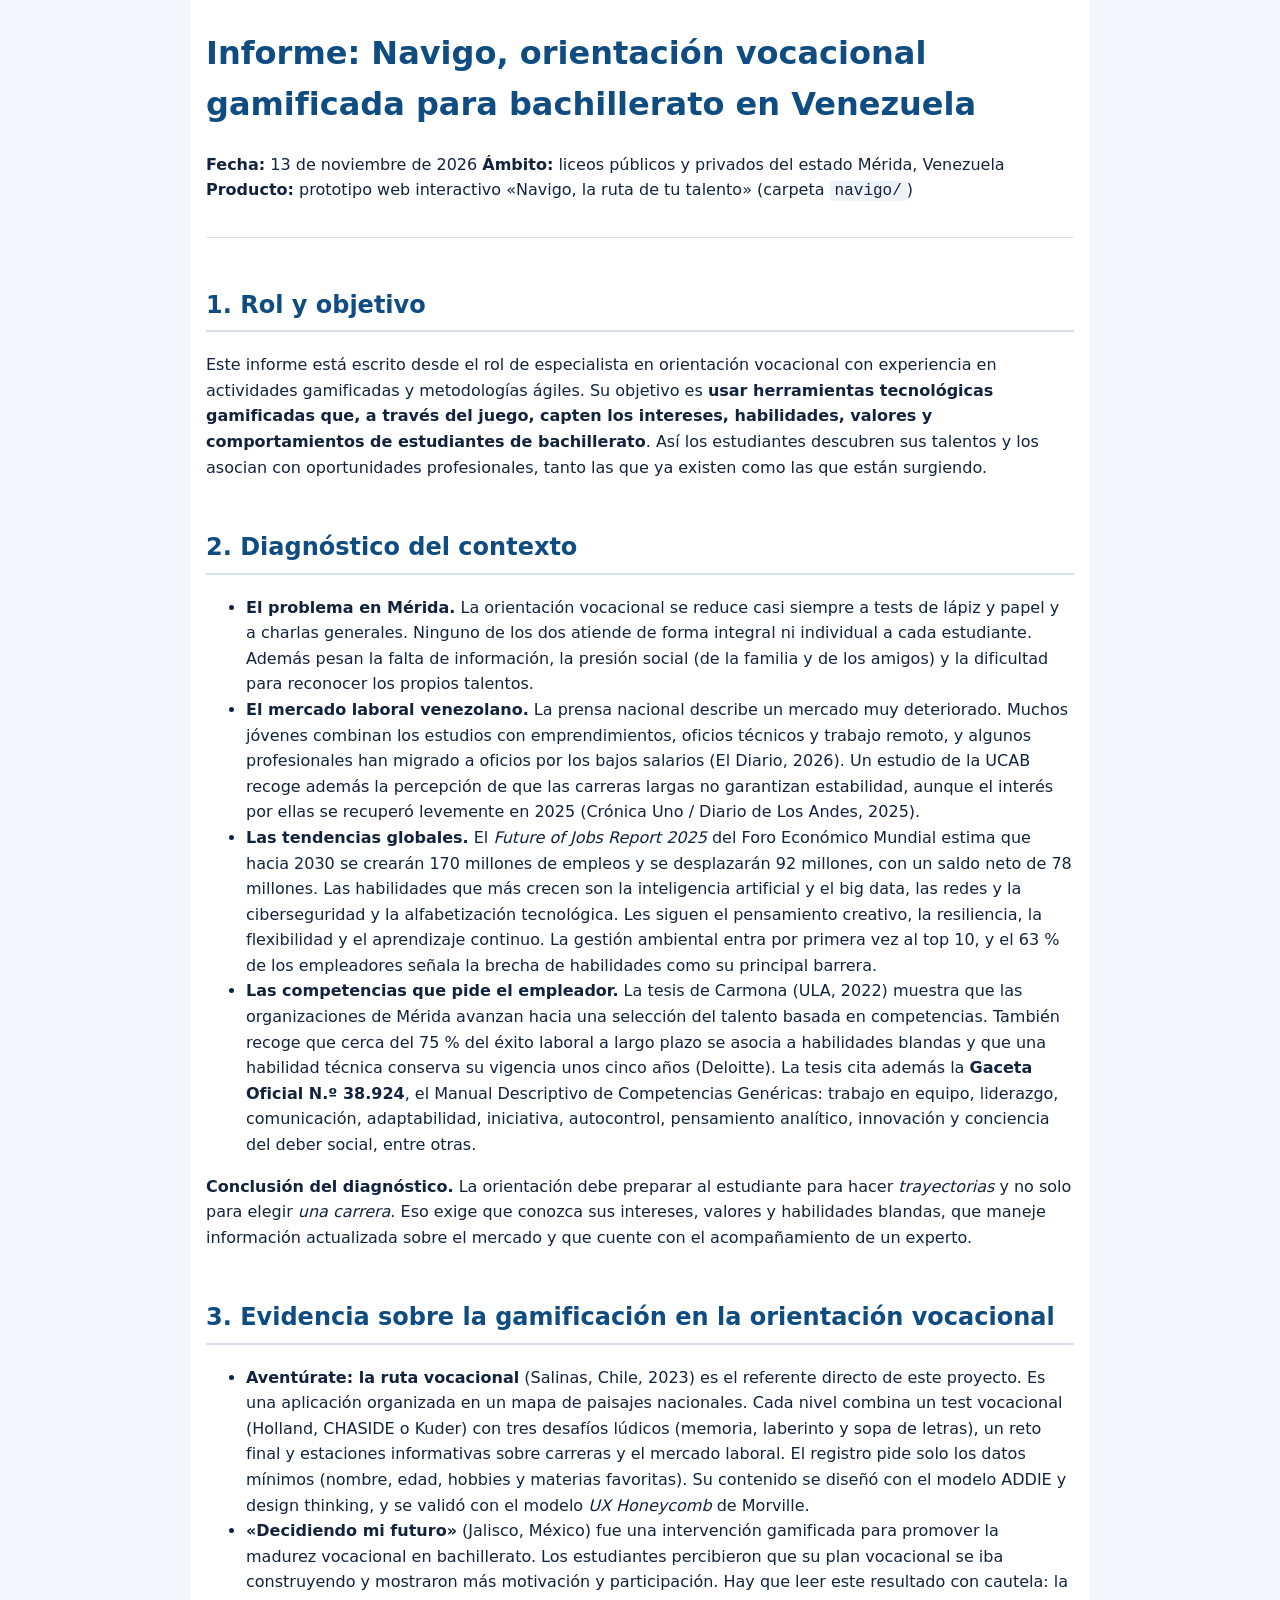
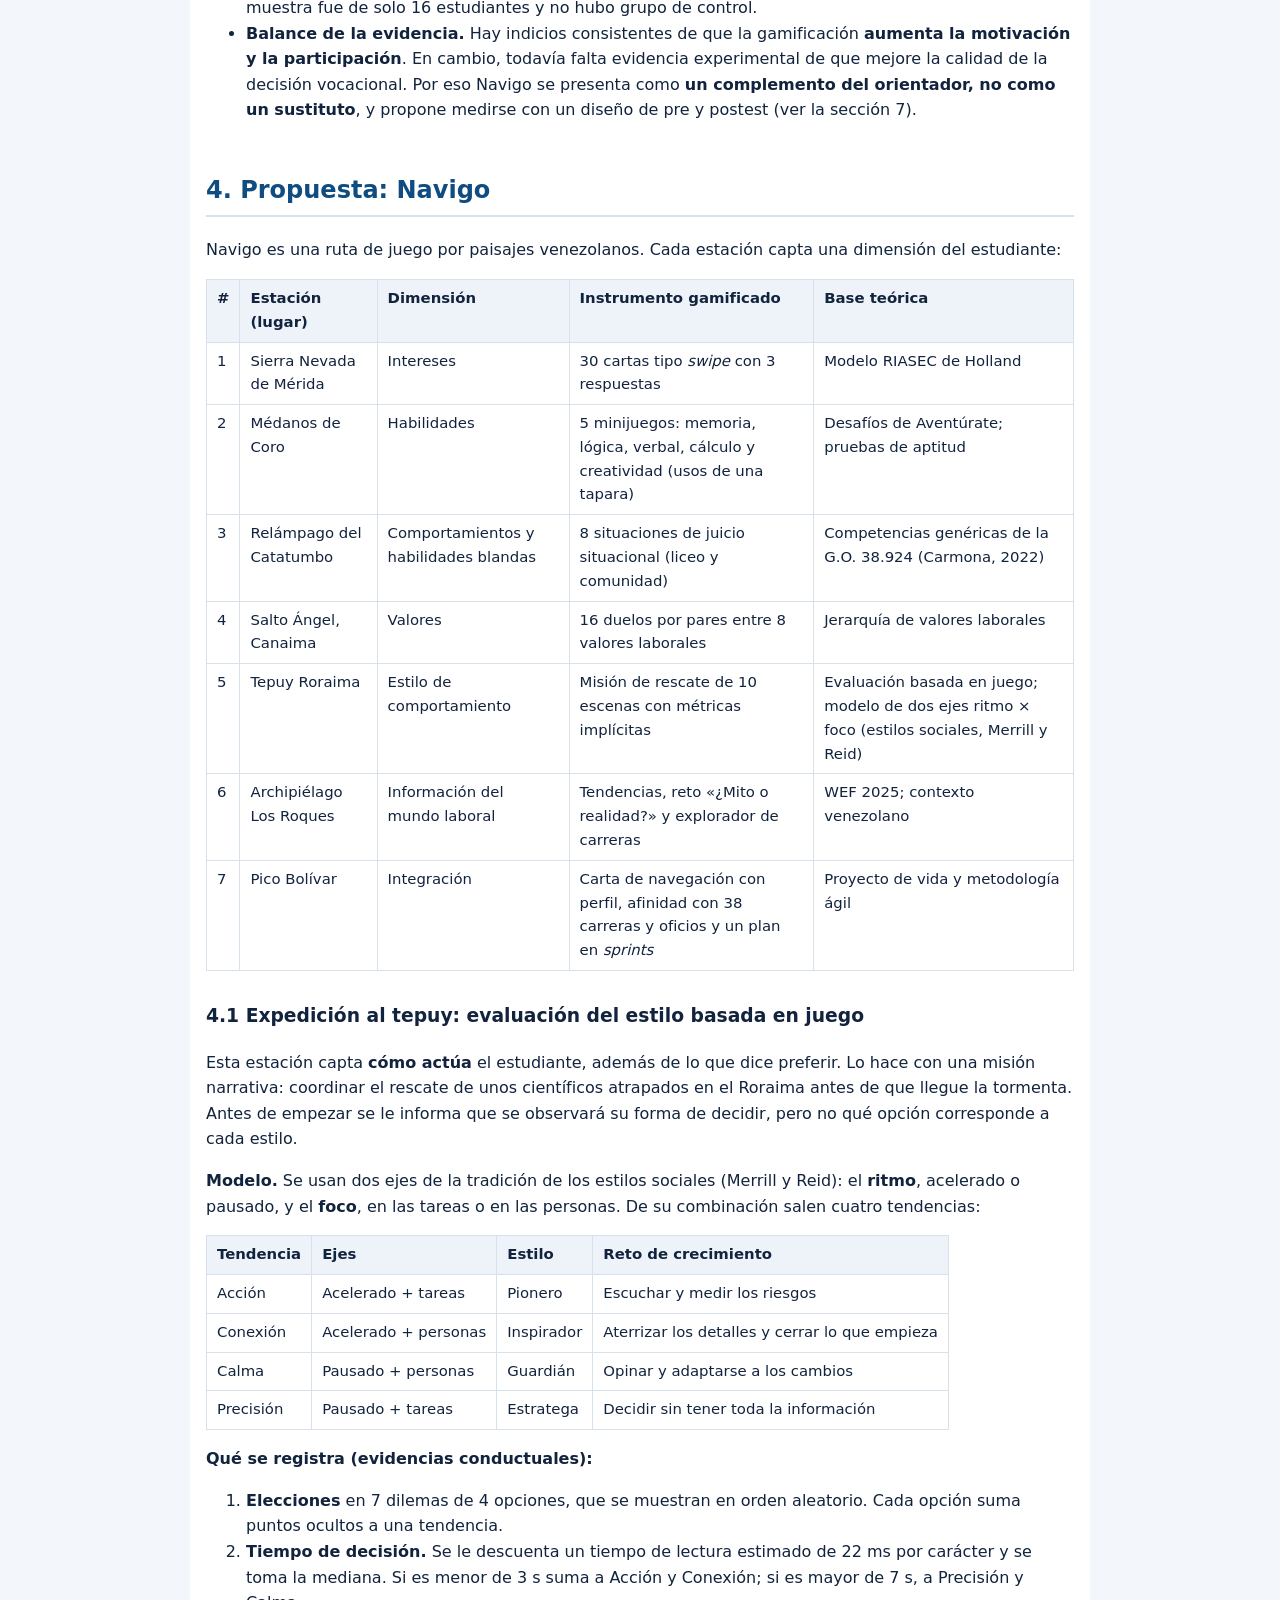
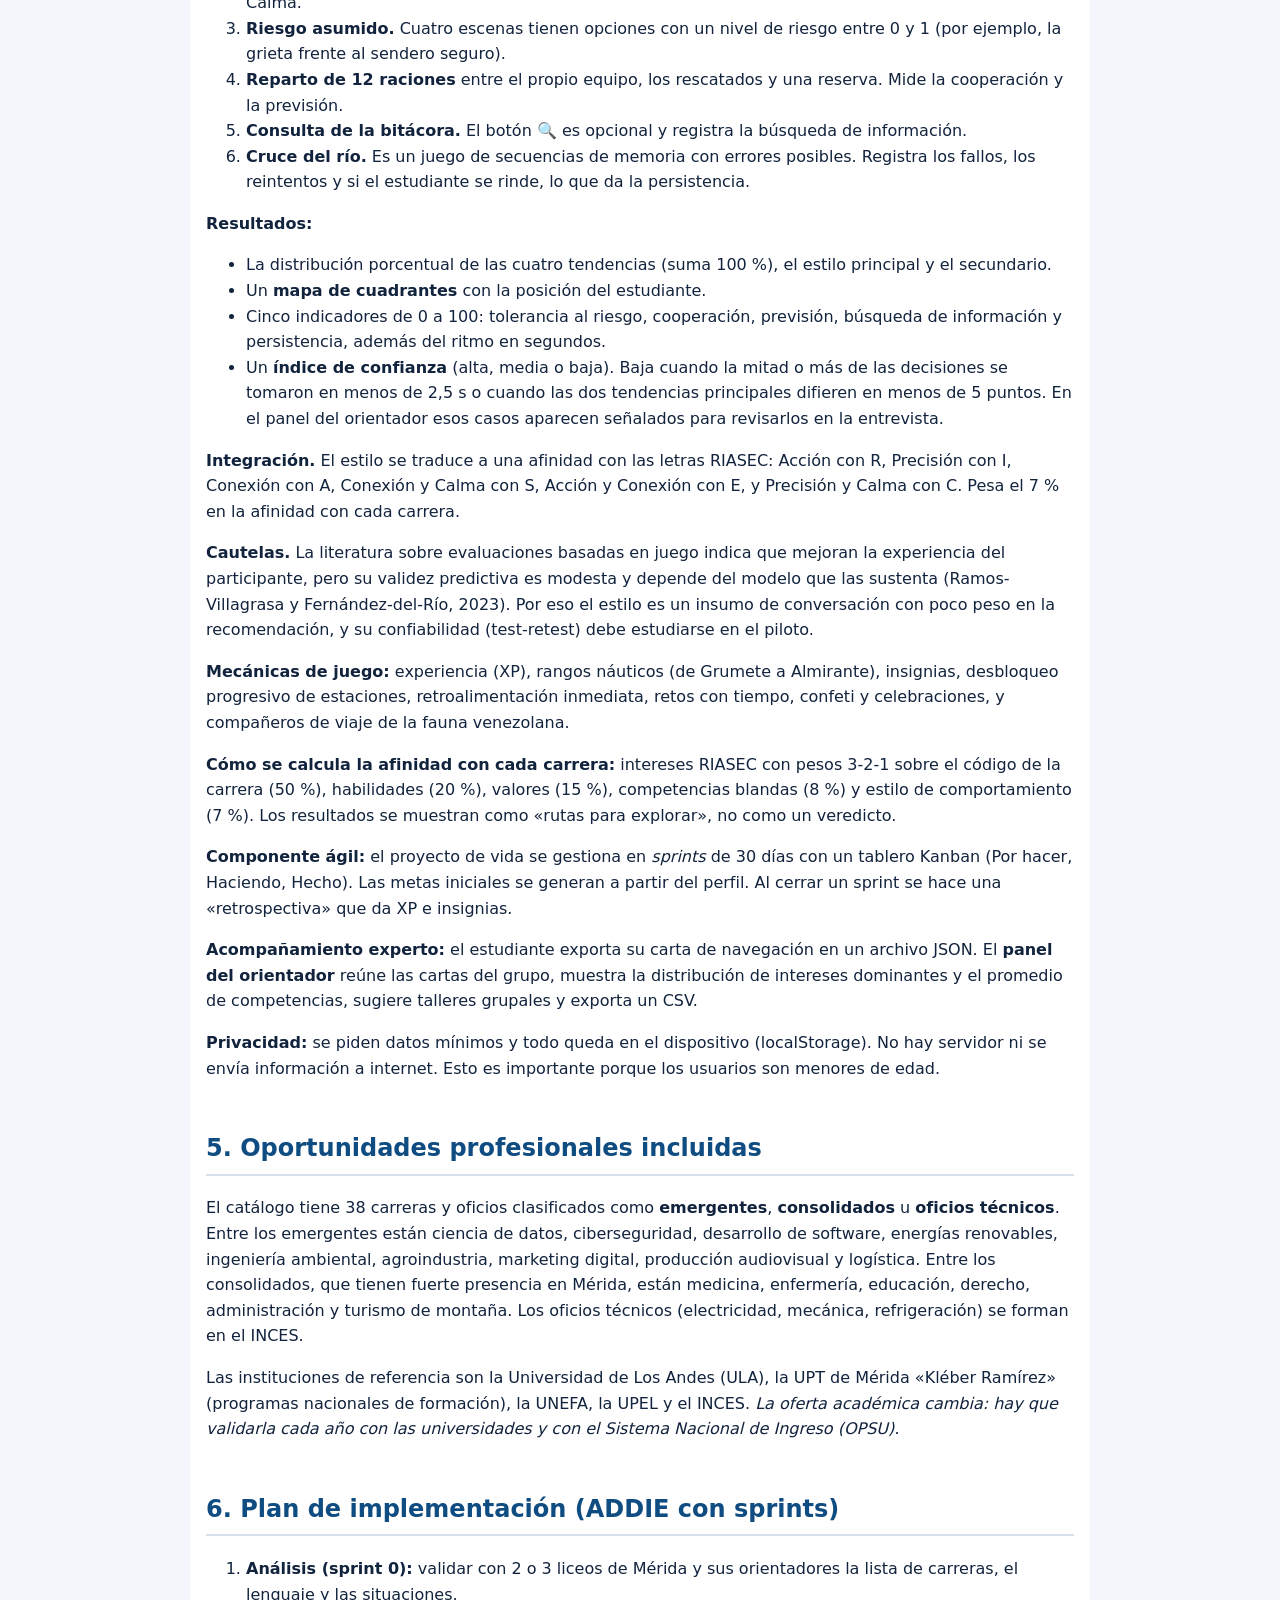
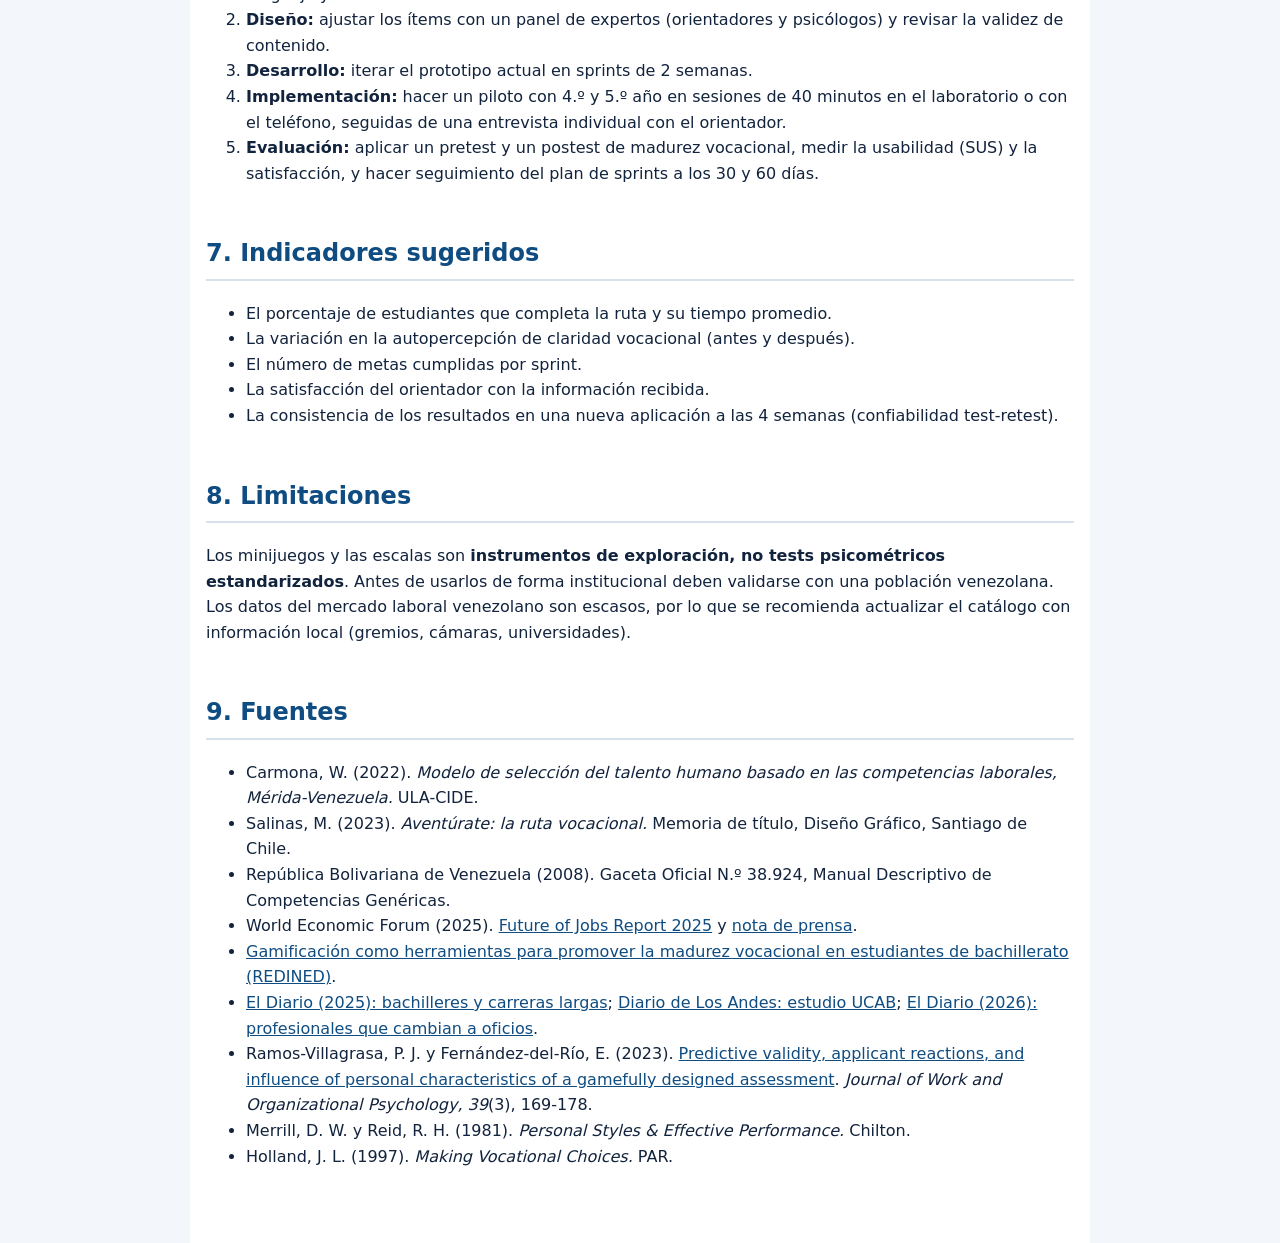
<file: INFORME.html>
<!doctype html><html lang="es"><head><meta charset="utf-8"><meta name="viewport" content="width=device-width, initial-scale=1"><title>Informe Navigo</title>
<style>
:root{--bg:#f3f7fb;--card:#fff;--ink:#12233d;--muted:#5b6b82;--line:#d7e1ec;--sea:#0f4c81;--chip:#eef3f9}
@media (prefers-color-scheme:dark){:root{--bg:#0c1626;--card:#14243b;--ink:#eaf1fb;--muted:#9db0c9;--line:#24395a;--sea:#5aa9ff;--chip:#1b2f4b}}
body{margin:0;background:var(--bg);color:var(--ink);font:16px/1.6 system-ui,"Segoe UI",sans-serif}
main{max-width:900px;margin:0 auto;padding:28px 16px 60px;background:var(--card);min-height:100vh;box-sizing:border-box}
h1{color:var(--sea);font-size:2rem;margin-top:0}h2{color:var(--sea);border-bottom:2px solid var(--line);padding-bottom:6px;margin-top:2em}h3{margin-top:1.6em}
table{border-collapse:collapse;width:100%;margin:12px 0;font-size:.93rem;display:block;overflow-x:auto}th,td{border:1px solid var(--line);padding:7px 10px;text-align:left;vertical-align:top}th{background:var(--chip)}
blockquote{margin:12px 0;padding:10px 14px;border-left:4px solid #ffb020;background:var(--chip);border-radius:6px}blockquote p{margin:0}
code{background:var(--chip);padding:1px 5px;border-radius:4px}a{color:var(--sea)}hr{border:0;border-top:1px solid var(--line);margin:2em 0}
@media print{body{background:#fff;color:#000}main{padding:0;max-width:none}h2{break-after:avoid}table,blockquote{break-inside:avoid}}
</style></head><body><main><h1>Informe: Navigo, orientación vocacional gamificada para bachillerato en Venezuela</h1>
<p><strong>Fecha:</strong> 13 de noviembre de 2026
<strong>Ámbito:</strong> liceos públicos y privados del estado Mérida, Venezuela
<strong>Producto:</strong> prototipo web interactivo «Navigo, la ruta de tu talento» (carpeta <code>navigo/</code>)</p>
<hr>
<h2>1. Rol y objetivo</h2>
<p>Este informe está escrito desde el rol de especialista en orientación vocacional con experiencia en actividades gamificadas y metodologías ágiles. Su objetivo es <strong>usar herramientas tecnológicas gamificadas que, a través del juego, capten los intereses, habilidades, valores y comportamientos de estudiantes de bachillerato</strong>. Así los estudiantes descubren sus talentos y los asocian con oportunidades profesionales, tanto las que ya existen como las que están surgiendo.</p>
<h2>2. Diagnóstico del contexto</h2>
<ul>
<li><strong>El problema en Mérida.</strong> La orientación vocacional se reduce casi siempre a tests de lápiz y papel y a charlas generales. Ninguno de los dos atiende de forma integral ni individual a cada estudiante. Además pesan la falta de información, la presión social (de la familia y de los amigos) y la dificultad para reconocer los propios talentos.</li>
<li><strong>El mercado laboral venezolano.</strong> La prensa nacional describe un mercado muy deteriorado. Muchos jóvenes combinan los estudios con emprendimientos, oficios técnicos y trabajo remoto, y algunos profesionales han migrado a oficios por los bajos salarios (El Diario, 2026). Un estudio de la UCAB recoge además la percepción de que las carreras largas no garantizan estabilidad, aunque el interés por ellas se recuperó levemente en 2025 (Crónica Uno / Diario de Los Andes, 2025).</li>
<li><strong>Las tendencias globales.</strong> El <em>Future of Jobs Report 2025</em> del Foro Económico Mundial estima que hacia 2030 se crearán 170 millones de empleos y se desplazarán 92 millones, con un saldo neto de 78 millones. Las habilidades que más crecen son la inteligencia artificial y el big data, las redes y la ciberseguridad y la alfabetización tecnológica. Les siguen el pensamiento creativo, la resiliencia, la flexibilidad y el aprendizaje continuo. La gestión ambiental entra por primera vez al top 10, y el 63 % de los empleadores señala la brecha de habilidades como su principal barrera.</li>
<li><strong>Las competencias que pide el empleador.</strong> La tesis de Carmona (ULA, 2022) muestra que las organizaciones de Mérida avanzan hacia una selección del talento basada en competencias. También recoge que cerca del 75 % del éxito laboral a largo plazo se asocia a habilidades blandas y que una habilidad técnica conserva su vigencia unos cinco años (Deloitte). La tesis cita además la <strong>Gaceta Oficial N.º 38.924</strong>, el Manual Descriptivo de Competencias Genéricas: trabajo en equipo, liderazgo, comunicación, adaptabilidad, iniciativa, autocontrol, pensamiento analítico, innovación y conciencia del deber social, entre otras.</li>
</ul>
<p><strong>Conclusión del diagnóstico.</strong> La orientación debe preparar al estudiante para hacer <em>trayectorias</em> y no solo para elegir <em>una carrera</em>. Eso exige que conozca sus intereses, valores y habilidades blandas, que maneje información actualizada sobre el mercado y que cuente con el acompañamiento de un experto.</p>
<h2>3. Evidencia sobre la gamificación en la orientación vocacional</h2>
<ul>
<li><strong>Aventúrate: la ruta vocacional</strong> (Salinas, Chile, 2023) es el referente directo de este proyecto. Es una aplicación organizada en un mapa de paisajes nacionales. Cada nivel combina un test vocacional (Holland, CHASIDE o Kuder) con tres desafíos lúdicos (memoria, laberinto y sopa de letras), un reto final y estaciones informativas sobre carreras y el mercado laboral. El registro pide solo los datos mínimos (nombre, edad, hobbies y materias favoritas). Su contenido se diseñó con el modelo ADDIE y design thinking, y se validó con el modelo <em>UX Honeycomb</em> de Morville.</li>
<li><strong>«Decidiendo mi futuro»</strong> (Jalisco, México) fue una intervención gamificada para promover la madurez vocacional en bachillerato. Los estudiantes percibieron que su plan vocacional se iba construyendo y mostraron más motivación y participación. Hay que leer este resultado con cautela: la muestra fue de solo 16 estudiantes y no hubo grupo de control.</li>
<li><strong>Balance de la evidencia.</strong> Hay indicios consistentes de que la gamificación <strong>aumenta la motivación y la participación</strong>. En cambio, todavía falta evidencia experimental de que mejore la calidad de la decisión vocacional. Por eso Navigo se presenta como <strong>un complemento del orientador, no como un sustituto</strong>, y propone medirse con un diseño de pre y postest (ver la sección 7).</li>
</ul>
<h2>4. Propuesta: Navigo</h2>
<p>Navigo es una ruta de juego por paisajes venezolanos. Cada estación capta una dimensión del estudiante:</p>
<table>
<thead>
<tr>
<th>#</th>
<th>Estación (lugar)</th>
<th>Dimensión</th>
<th>Instrumento gamificado</th>
<th>Base teórica</th>
</tr>
</thead>
<tbody><tr>
<td>1</td>
<td>Sierra Nevada de Mérida</td>
<td>Intereses</td>
<td>30 cartas tipo <em>swipe</em> con 3 respuestas</td>
<td>Modelo RIASEC de Holland</td>
</tr>
<tr>
<td>2</td>
<td>Médanos de Coro</td>
<td>Habilidades</td>
<td>5 minijuegos: memoria, lógica, verbal, cálculo y creatividad (usos de una tapara)</td>
<td>Desafíos de Aventúrate; pruebas de aptitud</td>
</tr>
<tr>
<td>3</td>
<td>Relámpago del Catatumbo</td>
<td>Comportamientos y habilidades blandas</td>
<td>8 situaciones de juicio situacional (liceo y comunidad)</td>
<td>Competencias genéricas de la G.O. 38.924 (Carmona, 2022)</td>
</tr>
<tr>
<td>4</td>
<td>Salto Ángel, Canaima</td>
<td>Valores</td>
<td>16 duelos por pares entre 8 valores laborales</td>
<td>Jerarquía de valores laborales</td>
</tr>
<tr>
<td>5</td>
<td>Tepuy Roraima</td>
<td>Estilo de comportamiento</td>
<td>Misión de rescate de 10 escenas con métricas implícitas</td>
<td>Evaluación basada en juego; modelo de dos ejes ritmo × foco (estilos sociales, Merrill y Reid)</td>
</tr>
<tr>
<td>6</td>
<td>Archipiélago Los Roques</td>
<td>Información del mundo laboral</td>
<td>Tendencias, reto «¿Mito o realidad?» y explorador de carreras</td>
<td>WEF 2025; contexto venezolano</td>
</tr>
<tr>
<td>7</td>
<td>Pico Bolívar</td>
<td>Integración</td>
<td>Carta de navegación con perfil, afinidad con 38 carreras y oficios y un plan en <em>sprints</em></td>
<td>Proyecto de vida y metodología ágil</td>
</tr>
</tbody></table>
<h3>4.1 Expedición al tepuy: evaluación del estilo basada en juego</h3>
<p>Esta estación capta <strong>cómo actúa</strong> el estudiante, además de lo que dice preferir. Lo hace con una misión narrativa: coordinar el rescate de unos científicos atrapados en el Roraima antes de que llegue la tormenta. Antes de empezar se le informa que se observará su forma de decidir, pero no qué opción corresponde a cada estilo.</p>
<p><strong>Modelo.</strong> Se usan dos ejes de la tradición de los estilos sociales (Merrill y Reid): el <strong>ritmo</strong>, acelerado o pausado, y el <strong>foco</strong>, en las tareas o en las personas. De su combinación salen cuatro tendencias:</p>
<table>
<thead>
<tr>
<th>Tendencia</th>
<th>Ejes</th>
<th>Estilo</th>
<th>Reto de crecimiento</th>
</tr>
</thead>
<tbody><tr>
<td>Acción</td>
<td>Acelerado + tareas</td>
<td>Pionero</td>
<td>Escuchar y medir los riesgos</td>
</tr>
<tr>
<td>Conexión</td>
<td>Acelerado + personas</td>
<td>Inspirador</td>
<td>Aterrizar los detalles y cerrar lo que empieza</td>
</tr>
<tr>
<td>Calma</td>
<td>Pausado + personas</td>
<td>Guardián</td>
<td>Opinar y adaptarse a los cambios</td>
</tr>
<tr>
<td>Precisión</td>
<td>Pausado + tareas</td>
<td>Estratega</td>
<td>Decidir sin tener toda la información</td>
</tr>
</tbody></table>
<p><strong>Qué se registra (evidencias conductuales):</strong></p>
<ol>
<li><strong>Elecciones</strong> en 7 dilemas de 4 opciones, que se muestran en orden aleatorio. Cada opción suma puntos ocultos a una tendencia.</li>
<li><strong>Tiempo de decisión.</strong> Se le descuenta un tiempo de lectura estimado de 22 ms por carácter y se toma la mediana. Si es menor de 3 s suma a Acción y Conexión; si es mayor de 7 s, a Precisión y Calma.</li>
<li><strong>Riesgo asumido.</strong> Cuatro escenas tienen opciones con un nivel de riesgo entre 0 y 1 (por ejemplo, la grieta frente al sendero seguro).</li>
<li><strong>Reparto de 12 raciones</strong> entre el propio equipo, los rescatados y una reserva. Mide la cooperación y la previsión.</li>
<li><strong>Consulta de la bitácora.</strong> El botón 🔍 es opcional y registra la búsqueda de información.</li>
<li><strong>Cruce del río.</strong> Es un juego de secuencias de memoria con errores posibles. Registra los fallos, los reintentos y si el estudiante se rinde, lo que da la persistencia.</li>
</ol>
<p><strong>Resultados:</strong></p>
<ul>
<li>La distribución porcentual de las cuatro tendencias (suma 100 %), el estilo principal y el secundario.</li>
<li>Un <strong>mapa de cuadrantes</strong> con la posición del estudiante.</li>
<li>Cinco indicadores de 0 a 100: tolerancia al riesgo, cooperación, previsión, búsqueda de información y persistencia, además del ritmo en segundos.</li>
<li>Un <strong>índice de confianza</strong> (alta, media o baja). Baja cuando la mitad o más de las decisiones se tomaron en menos de 2,5 s o cuando las dos tendencias principales difieren en menos de 5 puntos. En el panel del orientador esos casos aparecen señalados para revisarlos en la entrevista.</li>
</ul>
<p><strong>Integración.</strong> El estilo se traduce a una afinidad con las letras RIASEC: Acción con R, Precisión con I, Conexión con A, Conexión y Calma con S, Acción y Conexión con E, y Precisión y Calma con C. Pesa el 7 % en la afinidad con cada carrera.</p>
<p><strong>Cautelas.</strong> La literatura sobre evaluaciones basadas en juego indica que mejoran la experiencia del participante, pero su validez predictiva es modesta y depende del modelo que las sustenta (Ramos-Villagrasa y Fernández-del-Río, 2023). Por eso el estilo es un insumo de conversación con poco peso en la recomendación, y su confiabilidad (test-retest) debe estudiarse en el piloto.</p>
<p><strong>Mecánicas de juego:</strong> experiencia (XP), rangos náuticos (de Grumete a Almirante), insignias, desbloqueo progresivo de estaciones, retroalimentación inmediata, retos con tiempo, confeti y celebraciones, y compañeros de viaje de la fauna venezolana.</p>
<p><strong>Cómo se calcula la afinidad con cada carrera:</strong> intereses RIASEC con pesos 3-2-1 sobre el código de la carrera (50 %), habilidades (20 %), valores (15 %), competencias blandas (8 %) y estilo de comportamiento (7 %). Los resultados se muestran como «rutas para explorar», no como un veredicto.</p>
<p><strong>Componente ágil:</strong> el proyecto de vida se gestiona en <em>sprints</em> de 30 días con un tablero Kanban (Por hacer, Haciendo, Hecho). Las metas iniciales se generan a partir del perfil. Al cerrar un sprint se hace una «retrospectiva» que da XP e insignias.</p>
<p><strong>Acompañamiento experto:</strong> el estudiante exporta su carta de navegación en un archivo JSON. El <strong>panel del orientador</strong> reúne las cartas del grupo, muestra la distribución de intereses dominantes y el promedio de competencias, sugiere talleres grupales y exporta un CSV.</p>
<p><strong>Privacidad:</strong> se piden datos mínimos y todo queda en el dispositivo (localStorage). No hay servidor ni se envía información a internet. Esto es importante porque los usuarios son menores de edad.</p>
<h2>5. Oportunidades profesionales incluidas</h2>
<p>El catálogo tiene 38 carreras y oficios clasificados como <strong>emergentes</strong>, <strong>consolidados</strong> u <strong>oficios técnicos</strong>. Entre los emergentes están ciencia de datos, ciberseguridad, desarrollo de software, energías renovables, ingeniería ambiental, agroindustria, marketing digital, producción audiovisual y logística. Entre los consolidados, que tienen fuerte presencia en Mérida, están medicina, enfermería, educación, derecho, administración y turismo de montaña. Los oficios técnicos (electricidad, mecánica, refrigeración) se forman en el INCES.</p>
<p>Las instituciones de referencia son la Universidad de Los Andes (ULA), la UPT de Mérida «Kléber Ramírez» (programas nacionales de formación), la UNEFA, la UPEL y el INCES. <em>La oferta académica cambia: hay que validarla cada año con las universidades y con el Sistema Nacional de Ingreso (OPSU).</em></p>
<h2>6. Plan de implementación (ADDIE con sprints)</h2>
<ol>
<li><strong>Análisis (sprint 0):</strong> validar con 2 o 3 liceos de Mérida y sus orientadores la lista de carreras, el lenguaje y las situaciones.</li>
<li><strong>Diseño:</strong> ajustar los ítems con un panel de expertos (orientadores y psicólogos) y revisar la validez de contenido.</li>
<li><strong>Desarrollo:</strong> iterar el prototipo actual en sprints de 2 semanas.</li>
<li><strong>Implementación:</strong> hacer un piloto con 4.º y 5.º año en sesiones de 40 minutos en el laboratorio o con el teléfono, seguidas de una entrevista individual con el orientador.</li>
<li><strong>Evaluación:</strong> aplicar un pretest y un postest de madurez vocacional, medir la usabilidad (SUS) y la satisfacción, y hacer seguimiento del plan de sprints a los 30 y 60 días.</li>
</ol>
<h2>7. Indicadores sugeridos</h2>
<ul>
<li>El porcentaje de estudiantes que completa la ruta y su tiempo promedio.</li>
<li>La variación en la autopercepción de claridad vocacional (antes y después).</li>
<li>El número de metas cumplidas por sprint.</li>
<li>La satisfacción del orientador con la información recibida.</li>
<li>La consistencia de los resultados en una nueva aplicación a las 4 semanas (confiabilidad test-retest).</li>
</ul>
<h2>8. Limitaciones</h2>
<p>Los minijuegos y las escalas son <strong>instrumentos de exploración, no tests psicométricos estandarizados</strong>. Antes de usarlos de forma institucional deben validarse con una población venezolana. Los datos del mercado laboral venezolano son escasos, por lo que se recomienda actualizar el catálogo con información local (gremios, cámaras, universidades).</p>
<h2>9. Fuentes</h2>
<ul>
<li>Carmona, W. (2022). <em>Modelo de selección del talento humano basado en las competencias laborales, Mérida-Venezuela.</em> ULA-CIDE.</li>
<li>Salinas, M. (2023). <em>Aventúrate: la ruta vocacional.</em> Memoria de título, Diseño Gráfico, Santiago de Chile.</li>
<li>República Bolivariana de Venezuela (2008). Gaceta Oficial N.º 38.924, Manual Descriptivo de Competencias Genéricas.</li>
<li>World Economic Forum (2025). <a href="https://www.weforum.org/publications/the-future-of-jobs-report-2025/digest/">Future of Jobs Report 2025</a> y <a href="https://www.weforum.org/media/future-of-jobs-report-2025-78-million-new-job-opportunities-by-2030-but-urgent-upskilling-needed-to-prepare-workforces/">nota de prensa</a>.</li>
<li><a href="https://redined.educacion.gob.es/xmlui/handle/11162/257563">Gamificación como herramientas para promover la madurez vocacional en estudiantes de bachillerato (REDINED)</a>.</li>
<li><a href="https://eldiario.com/2025/07/23/bachilleres-egresados-escuelas-privadas-estudiar-carreras-largas/">El Diario (2025): bachilleres y carreras largas</a>; <a href="https://diariodelosandes.com/disminuye-el-numero-de-estudiantes-que-planea-emigrar-despues-de-graduarse-segun-estudio-de-la-ucab">Diario de Los Andes: estudio UCAB</a>; <a href="https://eldiario.com/2026/04/20/cambio-carrera-profesionales-oficios-bajos-salarios/">El Diario (2026): profesionales que cambian a oficios</a>.</li>
<li>Ramos-Villagrasa, P. J. y Fernández-del-Río, E. (2023). <a href="https://journals.copmadrid.org/jwop/art/jwop2023a18">Predictive validity, applicant reactions, and influence of personal characteristics of a gamefully designed assessment</a>. <em>Journal of Work and Organizational Psychology, 39</em>(3), 169-178.</li>
<li>Merrill, D. W. y Reid, R. H. (1981). <em>Personal Styles &amp; Effective Performance.</em> Chilton.</li>
<li>Holland, J. L. (1997). <em>Making Vocational Choices.</em> PAR.</li>
</ul>
</main></body></html>
</file>
<file: css/styles.css>
:root {
  --bg: #f3f7fb;
  --bg2: #e6eef7;
  --card: #ffffff;
  --ink: #12233d;
  --muted: #5b6b82;
  --line: #d7e1ec;
  --sea: #0f4c81;
  --sea2: #1b6fb5;
  --teal: #0aa5b8;
  --sun: #ffb020;
  --coral: #ef5b5b;
  --ok: #1f9d6b;
  --bad: #d9434b;
  --shadow: 0 6px 24px rgba(18, 35, 61, .08);
  --radius: 18px;
  --chip: #eef3f9;
}
@media (prefers-color-scheme: dark) {
  :root:not([data-theme="light"]) {
    --bg: #0c1626; --bg2: #101e33; --card: #14243b; --ink: #eaf1fb; --muted: #9db0c9;
    --line: #24395a; --sea: #5aa9ff; --sea2: #3d8fe6; --chip: #1b2f4b;
    --shadow: 0 6px 24px rgba(0, 0, 0, .35);
  }
}
:root[data-theme="dark"] {
  --bg: #0c1626; --bg2: #101e33; --card: #14243b; --ink: #eaf1fb; --muted: #9db0c9;
  --line: #24395a; --sea: #5aa9ff; --sea2: #3d8fe6; --chip: #1b2f4b;
  --shadow: 0 6px 24px rgba(0, 0, 0, .35);
}

* { box-sizing: border-box; }
html, body { margin: 0; }
body {
  background: var(--bg);
  color: var(--ink);
  font: 16px/1.55 "Nunito", system-ui, sans-serif;
  min-height: 100vh;
  display: flex; flex-direction: column;
}
h1, h2, h3, h4 { font-family: "Baloo 2", "Nunito", sans-serif; line-height: 1.15; margin: 0 0 .4em; }
h1 { font-size: clamp(1.9rem, 5vw, 2.8rem); }
h2 { font-size: clamp(1.4rem, 3.6vw, 1.9rem); }
h3 { font-size: 1.2rem; }
p { margin: 0 0 .8em; }
button { font: inherit; color: inherit; cursor: pointer; }
a { color: var(--sea2); }
.muted { color: var(--muted); }
.small { font-size: .88rem; }

/* ---------- Top bar ---------- */
.topbar {
  position: sticky; top: 0; z-index: 20;
  display: flex; align-items: center; gap: 12px;
  padding: 10px 16px;
  background: color-mix(in srgb, var(--card) 88%, transparent);
  backdrop-filter: blur(10px);
  border-bottom: 1px solid var(--line);
}
.brand { display: flex; align-items: center; gap: 8px; background: none; border: 0; padding: 0; text-align: left; }
.brand-text { font-family: "Baloo 2"; font-weight: 800; font-size: 1.45rem; line-height: 1; color: var(--sea); }
.brand-text small { display: block; font-family: "Nunito"; font-weight: 600; font-size: .7rem; color: var(--muted); letter-spacing: .02em; }
.hud { display: flex; align-items: center; gap: 8px; margin-left: auto; min-width: 0; }
.hud-avatar { font-size: 1.6rem; }
.hud-xp { width: 150px; }
.hud-rank { font-size: .8rem; white-space: nowrap; }
.xpbar { height: 8px; background: var(--bg2); border-radius: 99px; overflow: hidden; }
.xpbar span { display: block; height: 100%; width: 0; background: linear-gradient(90deg, var(--teal), var(--sun)); transition: width .6s; }
.topnav { display: flex; gap: 4px; margin-left: auto; }
.hud:not([hidden]) + .topnav { margin-left: 8px; }
.topnav button { background: none; border: 1px solid var(--line); border-radius: 99px; padding: 6px 12px; font-size: .85rem; font-weight: 700; }
.topnav button:hover { background: var(--chip); }
@media (max-width: 640px) {
  .brand-text small { display: none; }
  .topbar { flex-wrap: wrap; row-gap: 6px; }
  .hud-xp { width: 120px; }
  .topnav { order: 3; width: 100%; justify-content: flex-end; margin-left: 0 !important; }
  .topnav button { padding: 4px 10px; font-size: .75rem; }
}

main { flex: 1; width: 100%; max-width: 1080px; margin: 0 auto; padding: 24px 16px 40px; outline: none; }
.foot { text-align: center; font-size: .78rem; color: var(--muted); padding: 18px 16px 26px; border-top: 1px solid var(--line); }

/* ---------- Generic UI ---------- */
.card { background: var(--card); border: 1px solid var(--line); border-radius: var(--radius); box-shadow: var(--shadow); padding: 20px; }
.btn {
  display: inline-flex; align-items: center; justify-content: center; gap: 8px;
  border: 0; border-radius: 14px; padding: 12px 20px; font-weight: 800;
  background: var(--sea); color: #fff; transition: transform .12s, filter .12s;
}
:root[data-theme="dark"] .btn, .btn { color: #fff; }
.btn:hover { filter: brightness(1.08); }
.btn:active { transform: scale(.97); }
.btn:disabled { opacity: .45; cursor: not-allowed; }
.btn.sun { background: var(--sun); color: #2b1c00; }
.btn.ghost { background: transparent; color: var(--ink); border: 1.5px solid var(--line); }
.btn.sm { padding: 8px 14px; font-size: .88rem; border-radius: 11px; }
.row { display: flex; gap: 10px; flex-wrap: wrap; align-items: center; }
.grid { display: grid; gap: 16px; }
.g2 { grid-template-columns: repeat(auto-fit, minmax(260px, 1fr)); }
.g3 { grid-template-columns: repeat(auto-fit, minmax(220px, 1fr)); }
.chip {
  display: inline-flex; align-items: center; gap: 6px;
  border: 1.5px solid var(--line); background: var(--chip); border-radius: 99px;
  padding: 7px 13px; font-weight: 700; font-size: .9rem;
}
.chip[aria-pressed="true"] { background: var(--sea); border-color: var(--sea); color: #fff; }
.tag { display: inline-block; border-radius: 99px; padding: 2px 10px; font-size: .74rem; font-weight: 800; text-transform: uppercase; letter-spacing: .03em; }
.tag.emergente { background: #d8f5ec; color: #0d6b4a; }
.tag.consolidada { background: #dde9fb; color: #1d4f99; }
.tag.oficio { background: #fdebd3; color: #8a4b05; }
label.field { display: block; font-weight: 700; margin-bottom: 14px; }
label.field input, label.field select {
  display: block; width: 100%; margin-top: 6px; padding: 11px 13px; font: inherit;
  border-radius: 12px; border: 1.5px solid var(--line); background: var(--bg); color: var(--ink);
}
.progress { height: 10px; background: var(--bg2); border-radius: 99px; overflow: hidden; }
.progress span { display: block; height: 100%; background: var(--teal); transition: width .3s; }
.back { background: none; border: 0; color: var(--muted); font-weight: 700; padding: 0; margin-bottom: 12px; }
.center { text-align: center; }
.stack > * + * { margin-top: 14px; }

/* ---------- Welcome ---------- */
.hero {
  position: relative; overflow: hidden; border-radius: 26px; color: #fff;
  padding: clamp(24px, 5vw, 48px);
  background: linear-gradient(160deg, #0f4c81 0%, #1b6fb5 45%, #0aa5b8 75%, #ffb020 130%);
}
.hero p { max-width: 560px; font-size: 1.08rem; opacity: .95; }
.hero svg.mountains { position: absolute; right: -10px; bottom: -6px; width: min(520px, 70%); opacity: .35; pointer-events: none; }
.pillars { margin-top: 22px; }
.pillar { display: flex; gap: 12px; align-items: flex-start; }
.pillar .ico { font-size: 1.7rem; }
.companions { display: grid; grid-template-columns: repeat(auto-fit, minmax(96px, 1fr)); gap: 10px; }
.comp {
  border: 2px solid var(--line); background: var(--bg); border-radius: 16px; padding: 10px 6px; text-align: center; font-size: .82rem; font-weight: 700;
}
.comp .e { display: block; font-size: 2rem; }
.comp[aria-pressed="true"] { border-color: var(--sun); background: color-mix(in srgb, var(--sun) 18%, var(--card)); }

/* ---------- Map ---------- */
.map-wrap { position: relative; }
.map {
  position: relative; border-radius: 26px; overflow: hidden; border: 1px solid var(--line);
  background: linear-gradient(180deg, #bfe3f7 0%, #8fcdf0 55%, #4aa7d9 100%);
  aspect-ratio: 16 / 10;
}
:root[data-theme="dark"] .map { background: linear-gradient(180deg, #102742 0%, #123a5e 55%, #0d4f7a 100%); }
@media (prefers-color-scheme: dark) { :root:not([data-theme="light"]) .map { background: linear-gradient(180deg, #102742 0%, #123a5e 55%, #0d4f7a 100%); } }
.map svg.route { position: absolute; inset: 0; width: 100%; height: 100%; }
.node {
  position: absolute; transform: translate(-50%, -50%);
  display: flex; flex-direction: column; align-items: center; gap: 4px;
  background: none; border: 0; padding: 0; width: 120px;
}
.node .bubble {
  width: 64px; height: 64px; border-radius: 50%; display: grid; place-items: center; font-size: 1.9rem;
  background: #fff; border: 4px solid var(--c); box-shadow: 0 6px 16px rgba(0,0,0,.18);
  transition: transform .15s;
}
.node:hover .bubble { transform: scale(1.08); }
.node .lbl { background: rgba(255,255,255,.92); color: #12233d; border-radius: 10px; padding: 2px 8px; font-size: .76rem; font-weight: 800; text-align: center; line-height: 1.2; }
.node.locked { cursor: not-allowed; }
.node.locked .bubble { filter: grayscale(1); opacity: .6; }
.node .bubble { position: relative; }
.node.done .bubble::after { content: "✓"; position: absolute; top: -6px; right: -6px; background: var(--ok); color: #fff; width: 24px; height: 24px; border-radius: 50%; display: grid; place-items: center; font-size: .85rem; font-weight: 900; }
.node.next .bubble { animation: pulse 1.6s infinite; }
@keyframes pulse { 0%,100% { box-shadow: 0 0 0 0 color-mix(in srgb, var(--c) 60%, transparent); } 50% { box-shadow: 0 0 0 14px transparent; } }
@media (max-width: 640px) {
  .map { aspect-ratio: 3 / 4; }
  .node { width: 96px; }
  .node .bubble { width: 50px; height: 50px; font-size: 1.5rem; border-width: 3px; }
  .node .lbl { font-size: .66rem; }
  .node.done .bubble::after { width: 20px; height: 20px; }
}
.stations { margin-top: 18px; }
.station-card { display: flex; gap: 14px; align-items: flex-start; text-align: left; width: 100%; }
.station-card .ico { font-size: 1.9rem; width: 52px; height: 52px; border-radius: 14px; display: grid; place-items: center; flex: none; background: color-mix(in srgb, var(--c) 18%, var(--card)); }
.station-card.locked { opacity: .55; }
.badges { display: flex; flex-wrap: wrap; gap: 8px; }
.badge { display: inline-flex; align-items: center; gap: 6px; padding: 6px 12px; border-radius: 99px; background: color-mix(in srgb, var(--sun) 22%, var(--card)); font-weight: 800; font-size: .85rem; }

/* ---------- Station header ---------- */
.st-head { border-radius: 22px; padding: 20px; color: #fff; margin-bottom: 18px; background: linear-gradient(135deg, var(--c), color-mix(in srgb, var(--c) 55%, #0c1626)); }
.st-head .lugar { font-weight: 800; opacity: .9; font-size: .85rem; text-transform: uppercase; letter-spacing: .06em; }

/* ---------- Swipe cards (intereses) ---------- */
.swipe { max-width: 520px; margin: 0 auto; }
.swipe-card {
  min-height: 210px; display: grid; place-items: center; text-align: center;
  font-family: "Baloo 2"; font-size: clamp(1.25rem, 4vw, 1.6rem); font-weight: 700; padding: 30px 24px;
  animation: pop .25s ease;
}
@keyframes pop { from { transform: translateY(14px) scale(.97); opacity: 0; } to { transform: none; opacity: 1; } }
.swipe-actions { display: grid; grid-template-columns: repeat(3, 1fr); gap: 10px; margin-top: 14px; }
.swipe-actions .btn { flex-direction: column; gap: 2px; padding: 12px 6px; font-size: .9rem; }
.swipe-actions .btn .e { font-size: 1.5rem; }
.btn.no { background: #8794a8; }
.btn.meh { background: var(--sun); color: #2b1c00; }
.btn.yes { background: var(--ok); }

/* ---------- Mini games ---------- */
.games { margin-top: 6px; }
.game-tile { text-align: left; width: 100%; }
.game-tile .score { font-weight: 800; color: var(--ok); }
.mem-grid { display: grid; grid-template-columns: repeat(4, 1fr); gap: 10px; max-width: 440px; margin: 0 auto; }
.mem {
  aspect-ratio: 1; border-radius: 14px; border: 0; font-size: 2rem;
  background: var(--sea); color: transparent; transition: transform .2s, background .2s;
}
.mem.open, .mem.ok { background: var(--card); color: inherit; border: 2px solid var(--line); transform: rotateY(0); }
.mem.ok { border-color: var(--ok); }
.opts { display: grid; gap: 10px; }
.opt {
  text-align: left; border: 2px solid var(--line); background: var(--card); border-radius: 14px; padding: 13px 16px; font-weight: 700;
}
.opt:hover { border-color: var(--sea2); }
.opt.right { border-color: var(--ok); background: color-mix(in srgb, var(--ok) 14%, var(--card)); }
.opt.wrong { border-color: var(--bad); background: color-mix(in srgb, var(--bad) 12%, var(--card)); }
.timer { font-family: "Baloo 2"; font-weight: 800; font-size: 1.4rem; color: var(--coral); }
.math-q { font-family: "Baloo 2"; font-size: 2.6rem; font-weight: 800; text-align: center; margin: 10px 0; }
.math-in { width: 100%; max-width: 220px; display: block; margin: 0 auto; text-align: center; font-size: 1.6rem; padding: 10px; border-radius: 14px; border: 2px solid var(--line); background: var(--bg); color: var(--ink); }
.ideas { display: flex; flex-wrap: wrap; gap: 6px; margin-top: 10px; }

/* ---------- Values duel ---------- */
.duel { display: grid; grid-template-columns: 1fr auto 1fr; gap: 12px; align-items: stretch; max-width: 640px; margin: 0 auto; }
.duel .vs { align-self: center; font-family: "Baloo 2"; font-weight: 800; color: var(--muted); }
.duel-opt { border: 2px solid var(--line); background: var(--card); border-radius: 20px; padding: 24px 12px; font-weight: 800; font-size: 1.05rem; box-shadow: var(--shadow); transition: transform .12s; }
.duel-opt .e { display: block; font-size: 2.4rem; margin-bottom: 6px; }
.duel-opt:hover { transform: translateY(-3px); border-color: var(--ok); }

/* ---------- Results ---------- */
.result-hero { display: grid; gap: 18px; grid-template-columns: minmax(0, 1fr) minmax(0, 1fr); align-items: center; }
@media (max-width: 760px) { .result-hero { grid-template-columns: 1fr; } }
.code { font-family: "Baloo 2"; font-size: 3rem; font-weight: 800; letter-spacing: .12em; line-height: 1; }
.radar { width: 100%; max-width: 360px; display: block; margin: 0 auto; }
.bars { display: grid; gap: 10px; }
.bar-row { display: grid; grid-template-columns: 150px 1fr 40px; gap: 10px; align-items: center; font-size: .9rem; font-weight: 700; }
@media (max-width: 480px) { .bar-row { grid-template-columns: 110px 1fr 34px; font-size: .8rem; } }
.bar { height: 12px; background: var(--bg2); border-radius: 99px; overflow: hidden; }
.bar span { display: block; height: 100%; border-radius: 99px; }
.career { display: flex; flex-direction: column; gap: 6px; }
.career .match { font-family: "Baloo 2"; font-weight: 800; font-size: 1.6rem; color: var(--ok); line-height: 1; }
.career .where { font-size: .82rem; color: var(--muted); }
.rank-list { margin: 0; padding-left: 1.3em; }
.rank-list li { margin: 4px 0; font-weight: 700; }

/* ---------- Kanban (plan en sprints) ---------- */
.kanban { display: grid; grid-template-columns: repeat(3, minmax(0, 1fr)); gap: 12px; }
@media (max-width: 760px) { .kanban { grid-template-columns: 1fr; } }
.col { background: var(--bg2); border-radius: 16px; padding: 12px; min-height: 120px; }
.col h4 { font-size: 1rem; display: flex; justify-content: space-between; }
.task { background: var(--card); border: 1px solid var(--line); border-radius: 12px; padding: 10px; margin-top: 8px; font-size: .9rem; }
.task .row { margin-top: 6px; gap: 6px; }
.task button { border: 1px solid var(--line); background: var(--bg); border-radius: 8px; padding: 2px 8px; font-size: .78rem; font-weight: 800; }
.addtask { display: flex; gap: 8px; margin-top: 10px; }
.addtask input { flex: 1; min-width: 0; padding: 9px 12px; border-radius: 10px; border: 1.5px solid var(--line); background: var(--bg); color: var(--ink); font: inherit; }

/* ---------- Tables (orientador) ---------- */
.table-wrap { overflow-x: auto; }
table { width: 100%; border-collapse: collapse; font-size: .9rem; }
th, td { text-align: left; padding: 9px 10px; border-bottom: 1px solid var(--line); white-space: nowrap; }
th { font-size: .78rem; text-transform: uppercase; letter-spacing: .04em; color: var(--muted); }
.drop { border: 2px dashed var(--line); border-radius: 16px; padding: 24px; text-align: center; }

/* ---------- Teleférico (videojuego) ---------- */
.tel { max-width: 980px; margin: 0 auto; }
.tel-hud { display: grid; grid-template-columns: repeat(4, minmax(0, 1fr)); gap: 8px; margin-bottom: 8px; }
.tel-hud > div { background: var(--card); border: 1px solid var(--line); border-radius: 12px; padding: 6px 10px; display: flex; flex-direction: column; min-width: 0; }
.tel-hud b { font-family: "Baloo 2"; font-size: 1.05rem; white-space: nowrap; overflow: hidden; text-overflow: ellipsis; }
@media (max-width: 640px) { .tel-hud { grid-template-columns: repeat(2, minmax(0, 1fr)); } .tel-hud b { font-size: .9rem; } }
.tel-stage { position: relative; border-radius: 18px; overflow: hidden; border: 1px solid var(--line); box-shadow: var(--shadow); touch-action: none; }
.tel-stage canvas { display: block; width: 100%; }
.tel-banner { position: absolute; top: 10px; left: 50%; transform: translateX(-50%); max-width: calc(100% - 24px); padding: 8px 14px; border-radius: 12px; font-weight: 800; font-size: .9rem; text-align: center; background: rgba(18,35,61,.88); color: #fff; }
.tel-banner.warn { background: rgba(217,67,75,.95); animation: blink .5s infinite alternate; }
.tel-banner.radio { background: rgba(255,176,32,.96); color: #2b1c00; }
@keyframes blink { to { opacity: .75; } }
.tel-overlay { position: absolute; inset: 0; background: rgba(12,22,38,.55); display: grid; place-items: center; padding: 12px; overflow-y: auto; }
.tel-modal { background: var(--card); color: var(--ink); border-radius: 18px; padding: 18px; max-width: 560px; width: 100%; box-shadow: var(--shadow); }
.tel-modal .opt { padding: 10px 14px; font-size: .92rem; }
.tel-meters { display: grid; grid-template-columns: 1fr 1fr; gap: 12px; margin-top: 10px; }
.bar.big { height: 16px; margin-top: 4px; }
.bar.big span { transition: width .15s; }
.tel-controls { display: grid; grid-template-columns: repeat(4, minmax(0, 1fr)); gap: 10px; margin-top: 12px; user-select: none; -webkit-user-select: none; }
.tel-btn { padding: 16px 8px; font-size: 1rem; touch-action: none; }
.tel-btn.brake { background: #8794a8; }
.tel-btn.accel { background: var(--ok); }
.tel-btn.on { transform: scale(.95); filter: brightness(1.2); }
.tel-btn.glow { animation: glow 0.7s infinite alternate; border-color: var(--sun); }
@keyframes glow { to { box-shadow: 0 0 0 6px color-mix(in srgb, var(--sun) 45%, transparent); } }
@media (max-width: 640px) { .tel-controls { grid-template-columns: 1fr 1fr; } .tel-meters { grid-template-columns: 1fr; } }
.tel-cert { border: 2px dashed #d62839; border-radius: 16px; padding: 14px 16px; background: color-mix(in srgb, #d62839 6%, var(--card)); }
.tel-cert .code { color: #d62839; letter-spacing: .04em; }

/* ---------- Toast & confetti ---------- */
.toast {
  position: fixed; left: 50%; bottom: 22px; transform: translate(-50%, 140%);
  background: var(--ink); color: var(--bg); padding: 12px 18px; border-radius: 14px; font-weight: 800;
  box-shadow: var(--shadow); transition: transform .3s; z-index: 50; max-width: calc(100% - 32px); text-align: center;
}
.toast.show { transform: translate(-50%, 0); }
.confetti { position: fixed; top: -10px; width: 9px; height: 14px; z-index: 60; pointer-events: none; animation: fall 1.8s linear forwards; }
@keyframes fall { to { transform: translateY(105vh) rotate(720deg); opacity: .7; } }

/* ---------- Print ---------- */
@media print {
  .topbar, .foot, .no-print, .toast { display: none !important; }
  body { background: #fff; color: #000; }
  main { padding: 0; max-width: none; }
  .card { box-shadow: none; break-inside: avoid; }
}
</file>
